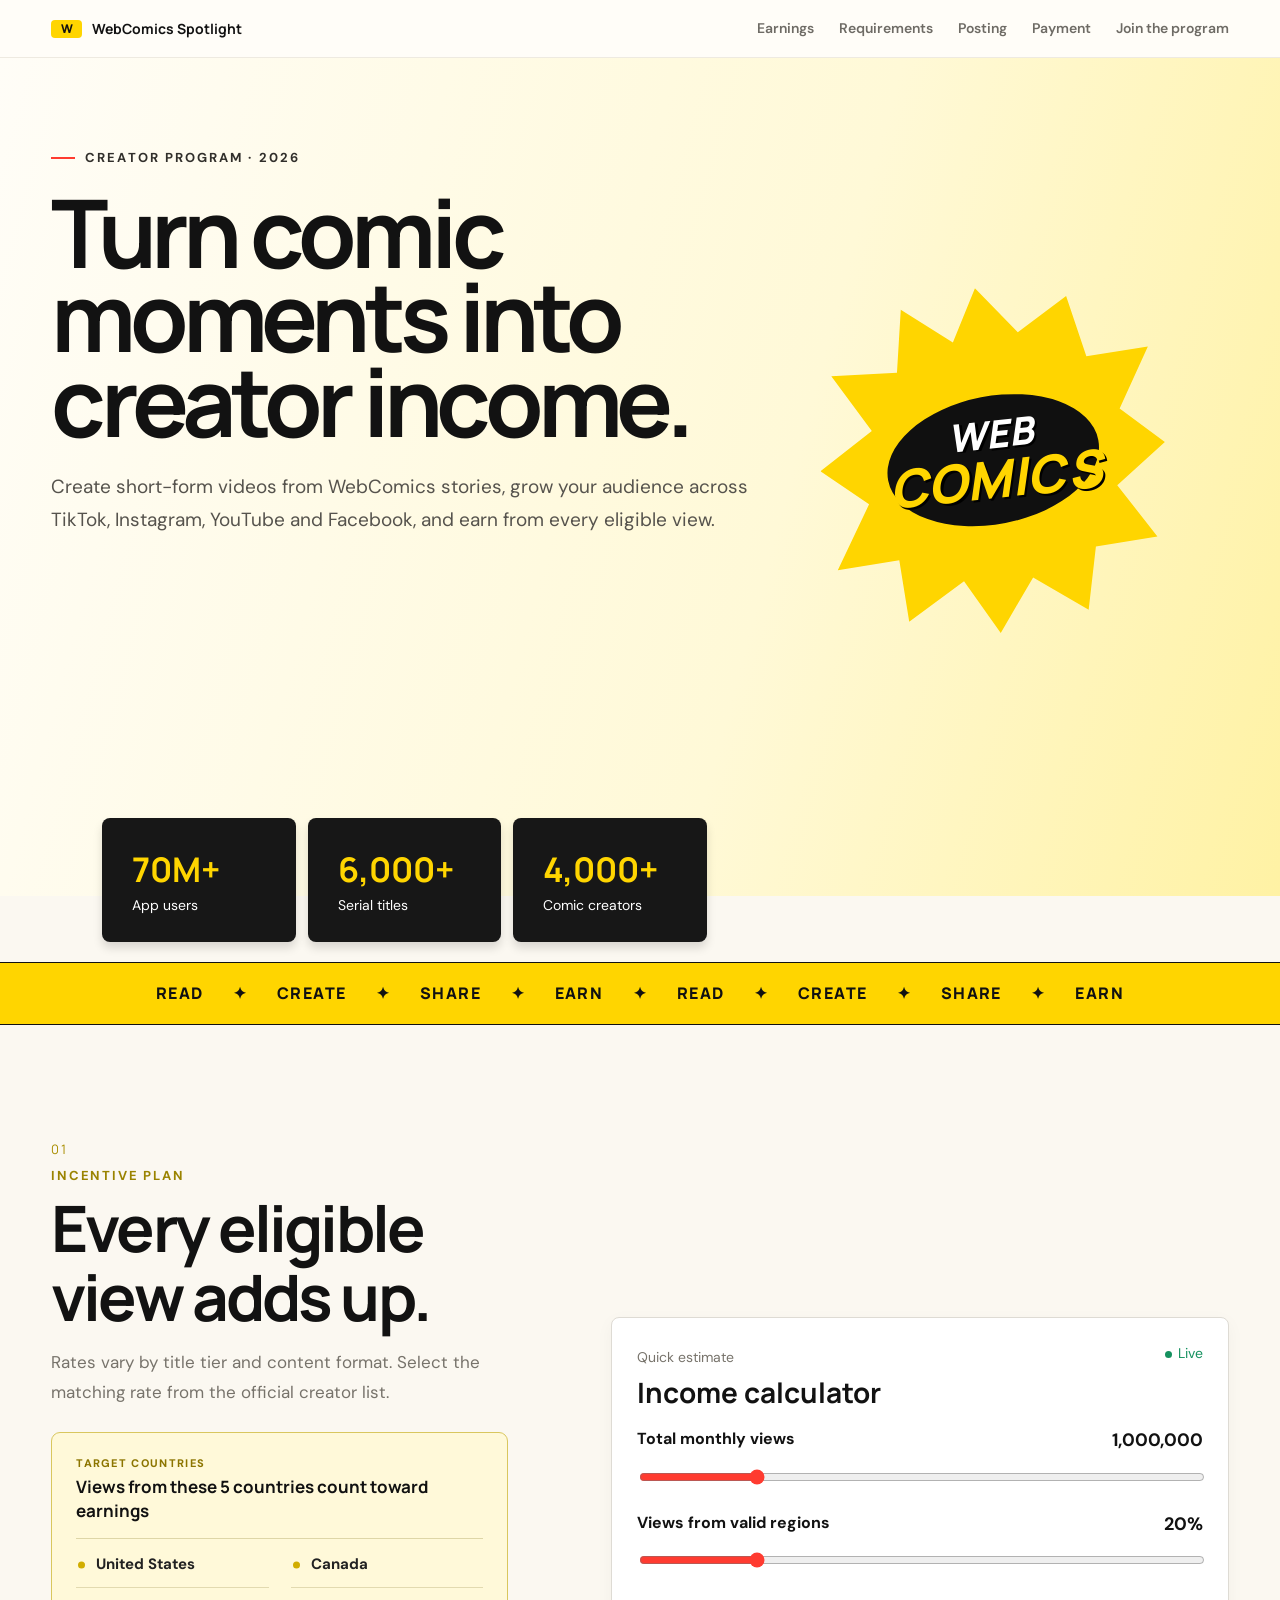
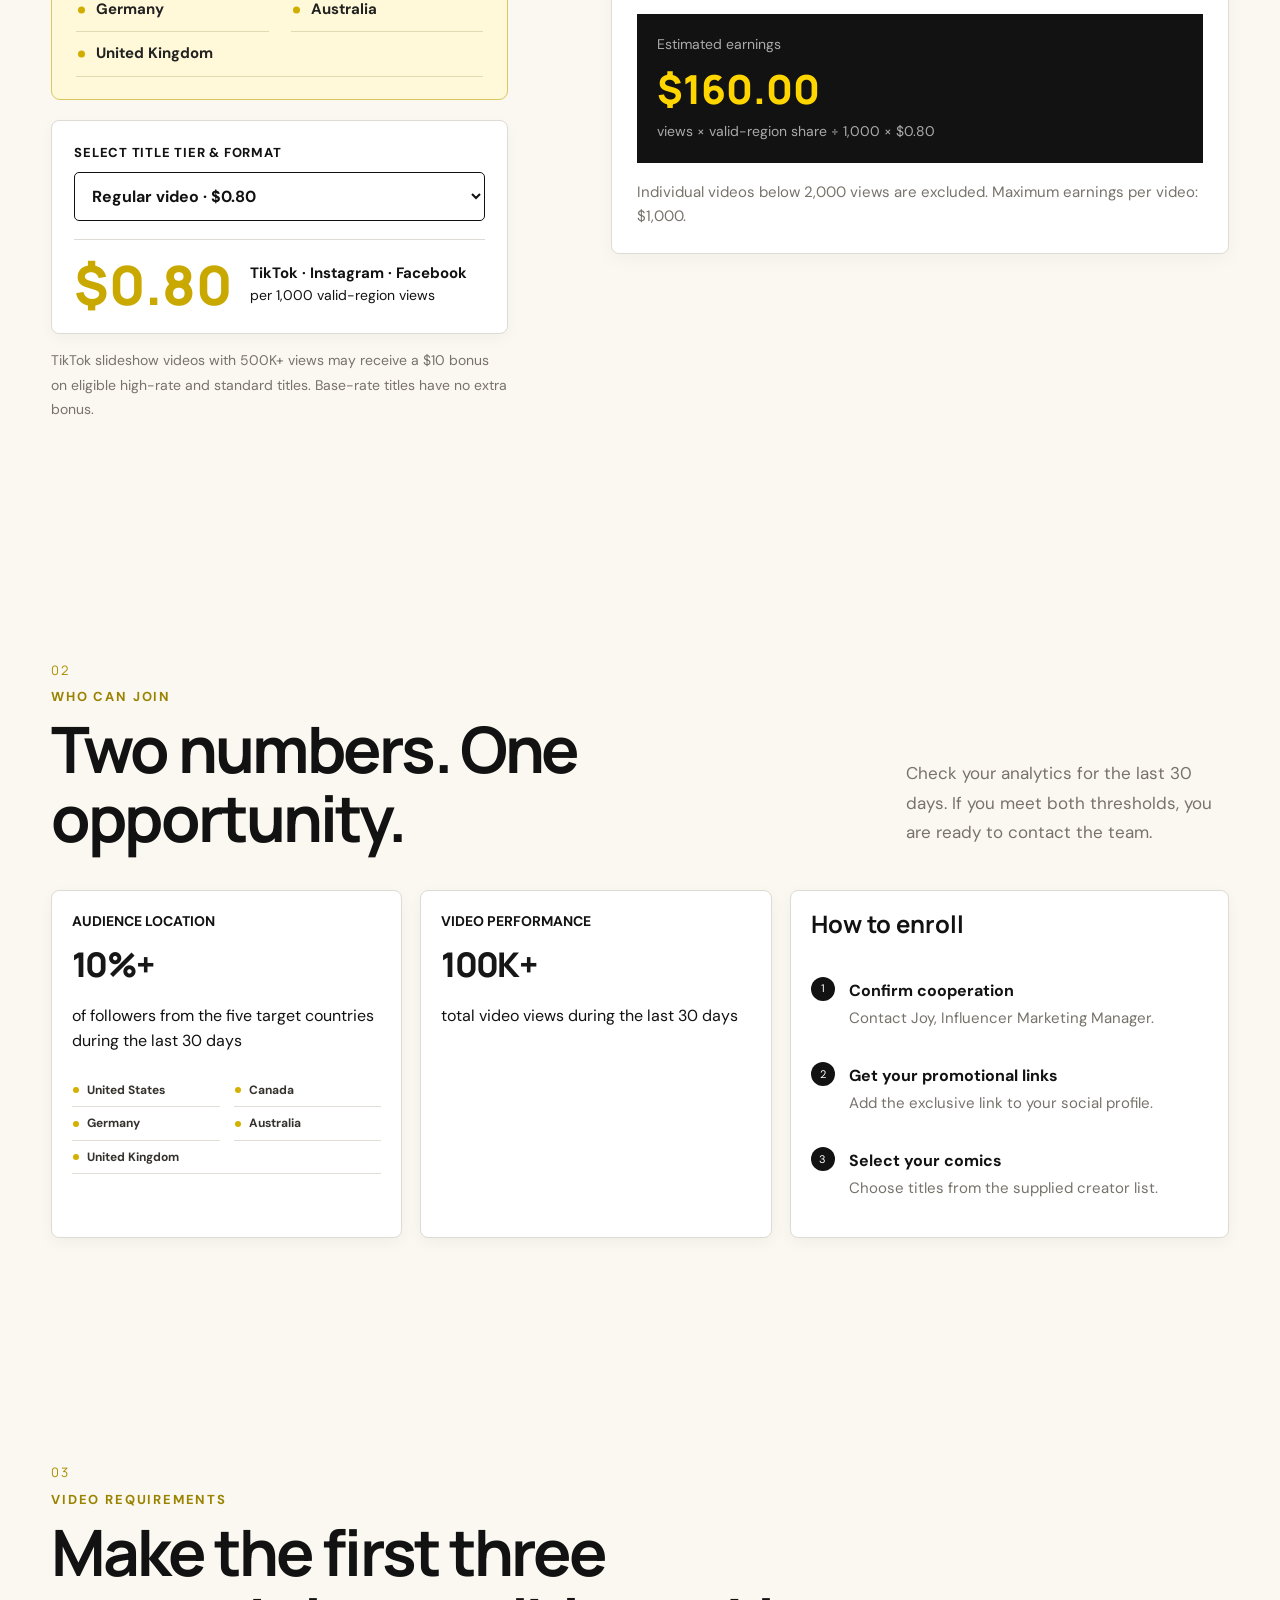
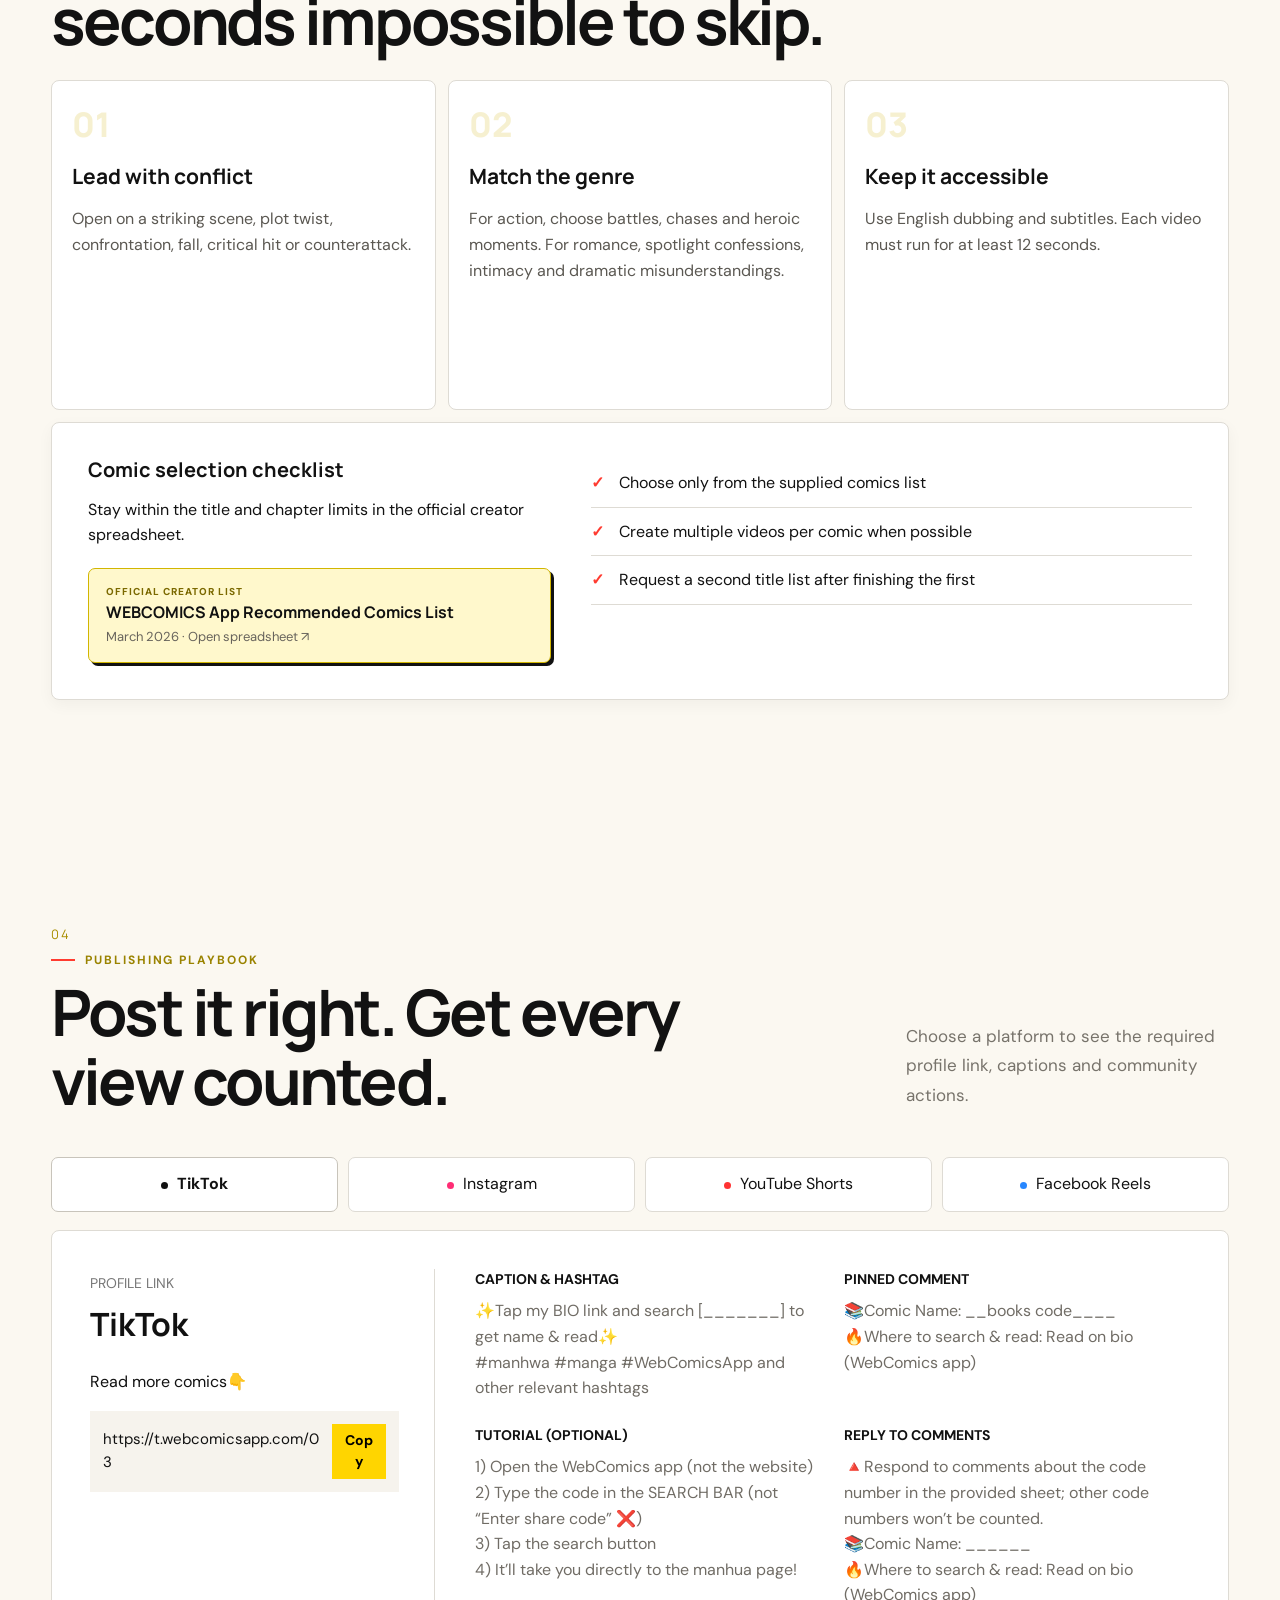
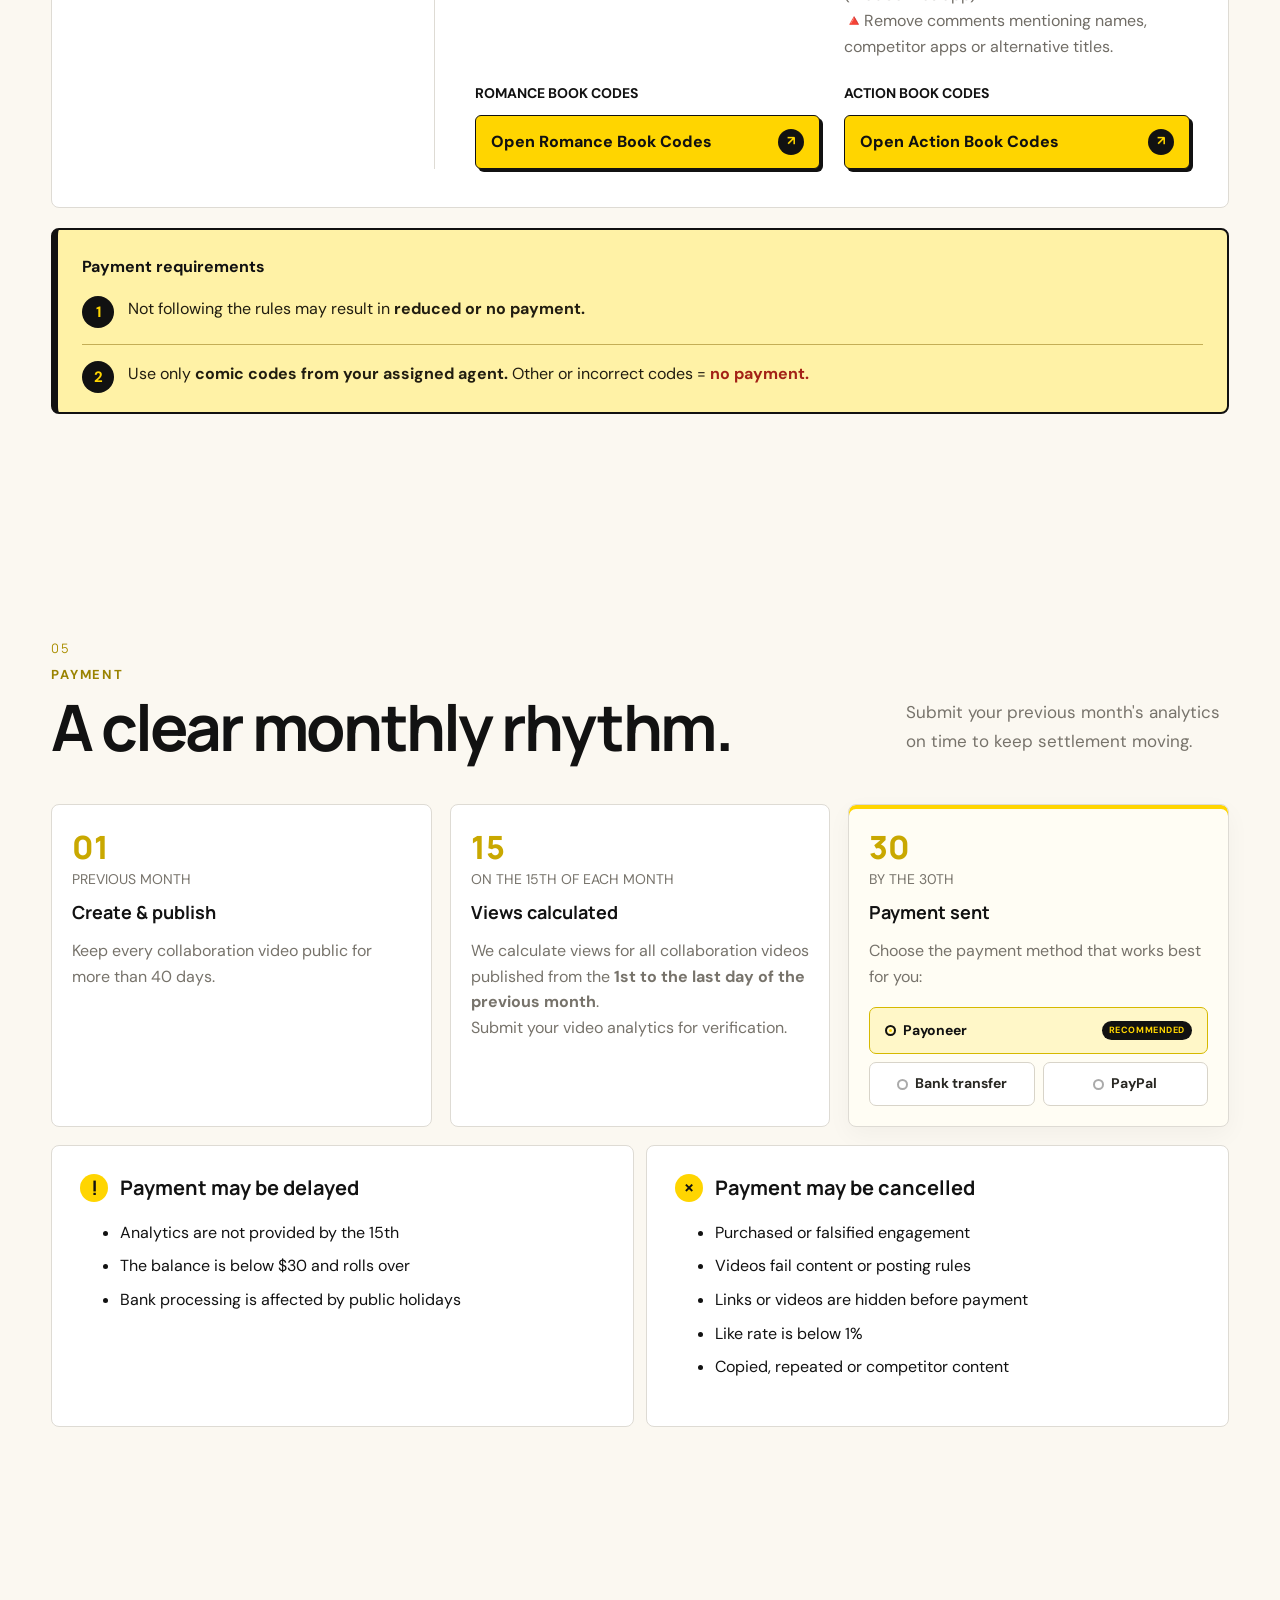
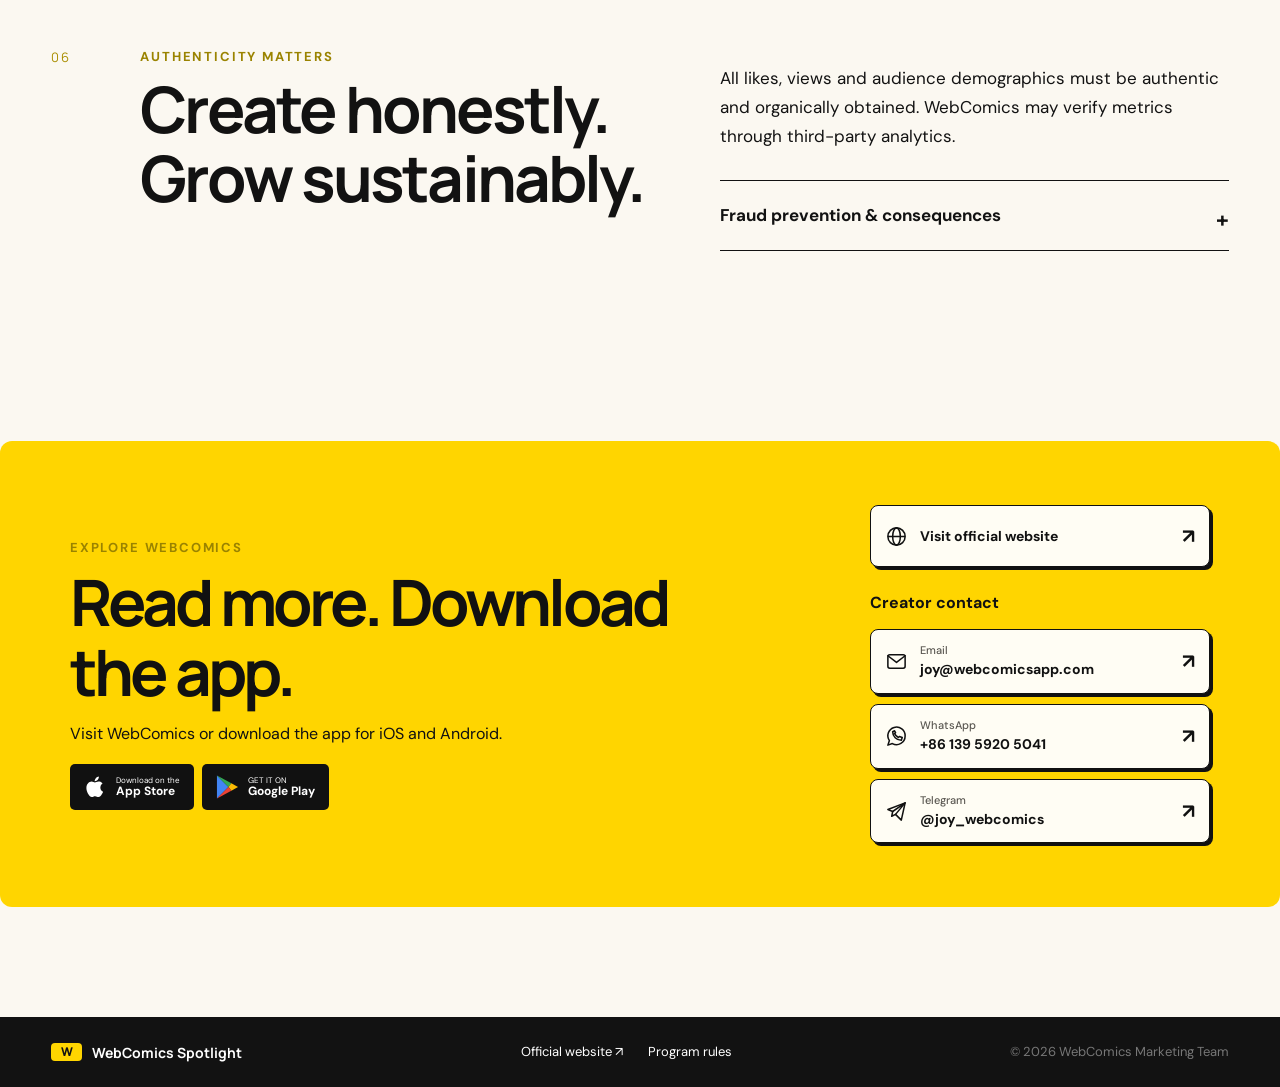
<file: index.html>
<!doctype html>
<html lang="en">
<head>
  <meta charset="utf-8">
  <meta name="viewport" content="width=device-width, initial-scale=1">
  <meta name="description" content="WebComics App Spotlight Program 2026 — creator requirements, earnings, publishing guidelines and payment details.">
  <meta name="theme-color" content="#ffd500">
  <meta property="og:type" content="website">
  <meta property="og:title" content="WebComics App Spotlight Program 2026">
  <meta property="og:description" content="Create short-form comic videos and earn from eligible views.">
  <meta property="og:image" content="https://wjy13955-lgtm.github.io/campaign/social-preview-en.png">
  <meta property="og:image:width" content="1200">
  <meta property="og:image:height" content="630">
  <meta property="og:image:alt" content="WebComics Spotlight creator program: Create videos. Earn rewards.">
  <meta name="twitter:image" content="https://wjy13955-lgtm.github.io/campaign/social-preview-en.png">
  <meta name="twitter:card" content="summary_large_image">
  <title>WebComics Spotlight Program 2026</title>
  <link rel="icon" href="favicon.svg" type="image/svg+xml">
  <link rel="manifest" href="site.webmanifest">
  <link rel="preconnect" href="https://fonts.googleapis.com">
  <link rel="preconnect" href="https://fonts.gstatic.com" crossorigin>
  <link href="https://fonts.googleapis.com/css2?family=DM+Sans:wght@400;500;600;700&family=Manrope:wght@600;700;800&display=swap" rel="stylesheet">
  <link rel="stylesheet" href="styles.css">
  <link rel="stylesheet" href="english-footer.css">
</head>
<body>
  <header class="site-header">
    <a class="brand" href="#top" aria-label="WebComics Spotlight home"><span class="brand-mark">W</span><span>WebComics <b>Spotlight</b></span></a>
    <button class="menu-button" aria-expanded="false" aria-controls="site-nav"><span></span><span></span></button>
    <nav id="site-nav" aria-label="Primary navigation">
      <a href="#earnings">Earnings</a><a href="#requirements">Requirements</a><a href="#posting">Posting</a><a href="#payment">Payment</a>
      <a class="nav-cta" href="#apply">Join the program</a>
    </nav>
  </header>

  <main id="top">
    <section class="hero">
      <div class="hero-copy">
        <div class="eyebrow"><span></span> Creator program · 2026</div>
        <h1>Turn comic moments into <em>creator income.</em></h1>
        <p class="hero-lead">Create short-form videos from WebComics stories, grow your audience across TikTok, Instagram, YouTube and Facebook, and earn from every eligible view.</p>
        <div class="hero-actions"><a class="button primary" href="#apply">Start creating <span>↗</span></a><a class="button ghost" href="#earnings">See how earnings work</a></div>
        <div class="trust-row"><div><strong>70M+</strong><span>App users</span></div><div><strong>6,000+</strong><span>Serial titles</span></div><div><strong>4,000+</strong><span>Comic creators</span></div></div>
      </div>
      <div class="hero-art" aria-label="WebComics logo">
        <div class="logo-burst"><span>WEB</span><strong>COMICS</strong></div>
      </div>
    </section>

    <section class="ticker" aria-label="Program highlights"><div>READ <i>✦</i> CREATE <i>✦</i> SHARE <i>✦</i> EARN <i>✦</i> READ <i>✦</i> CREATE <i>✦</i> SHARE <i>✦</i> EARN</div></section>
    <aside class="page-nav"><b>ON THIS PAGE</b><a href="#requirements">Eligibility</a><a href="#earnings">Incentive plan</a><a href="#content">Video requirements</a><a href="#posting">Post requirements</a><a href="#payment">Payment schedule</a><a href="#payment">Payment exceptions</a><a href="#apply">Official links</a></aside>

    <section class="section split" id="earnings">
      <div class="section-intro"><span class="section-number">01</span><div class="eyebrow dark"><span></span> Incentive plan</div><h2>Every eligible view adds up.</h2><p>Rates vary by title tier and content format. Select the matching rate from the official creator list.</p><div class="target-regions"><div class="target-regions-heading"><span>Target countries</span><strong>Views from these 5 countries count toward earnings</strong></div><div class="country-list"><span>🇺🇸 United States</span><span>🇨🇦 Canada</span><span>🇩🇪 Germany</span><span>🇦🇺 Australia</span><span>🇬🇧 United Kingdom</span></div></div><div class="rate-card"><label for="rate-select">Select title tier &amp; format</label><select id="rate-select"><optgroup label="High-rate titles"><option value="0.8" data-label="TikTok · Instagram · Facebook">Regular video · $0.80</option><option value="0.6" data-label="TikTok slideshow">TikTok slideshow · $0.60</option><option value="0.5" data-label="YouTube Shorts">YouTube Shorts · $0.50</option></optgroup><optgroup label="Standard titles"><option value="0.6" data-label="TikTok · Instagram · Facebook">Regular video · $0.60</option><option value="0.5" data-label="TikTok slideshow">TikTok slideshow · $0.50</option><option value="0.3" data-label="YouTube Shorts">YouTube Shorts · $0.30</option></optgroup><optgroup label="Base-rate titles"><option value="0.45" data-label="TikTok · Instagram · Facebook">Regular video · $0.45</option><option value="0.3" data-label="TikTok slideshow">TikTok slideshow · $0.30</option><option value="0.2" data-label="YouTube Shorts">YouTube Shorts · $0.20</option></optgroup></select><div class="selected-rate"><strong id="rate-display">$0.80</strong><span><b id="rate-format">TikTok · Instagram · Facebook</b><small>per 1,000 valid-region views</small></span></div></div><p class="fine-print">TikTok slideshow videos with 500K+ views may receive a $10 bonus on eligible high-rate and standard titles. Base-rate titles have no extra bonus.</p></div>
      <div class="calculator card">
        <div class="card-heading"><div><span>Quick estimate</span><h3>Income calculator</h3></div><span class="live-dot">Live</span></div>
        <label>Total monthly views <output id="views-output">1,000,000</output><input id="views" type="range" min="0" max="5000000" step="50000" value="1000000"></label>
        <label>Views from valid regions <output id="region-output">20%</output><input id="region" type="range" min="0" max="100" step="1" value="20"></label>
        <div class="estimate"><span>Estimated earnings</span><strong id="estimate-output">$160.00</strong><small id="estimate-formula">views × valid-region share ÷ 1,000 × $0.80</small></div>
        <div class="calculator-note">Individual videos below 2,000 views are excluded. Maximum earnings per video: $1,000.</div>
      </div>
    </section>

    <section class="section warm" id="requirements">
      <div class="section-title"><div><span class="section-number">02</span><div class="eyebrow dark"><span></span> Who can join</div><h2>Two numbers. One opportunity.</h2></div><p>Check your analytics for the last 30 days. If you meet both thresholds, you are ready to contact the team.</p></div>
      <div class="eligibility-grid"><article class="metric-card"><span class="metric-icon">◎</span><small>Audience location</small><strong>10%+</strong><p>of followers from the five target countries during the last 30 days</p><div class="audience-countries" aria-label="Five target countries"><span>United States</span><span>Canada</span><span>Germany</span><span>Australia</span><span>United Kingdom</span></div></article><article class="metric-card accent"><span class="metric-icon">▶</span><small>Video performance</small><strong>100K+</strong><p>total video views during the last 30 days</p></article><article class="steps-card"><h3>How to enroll</h3><ol><li><span>1</span><div><b>Confirm cooperation</b><p>Contact Joy, Influencer Marketing Manager.</p></div></li><li><span>2</span><div><b>Get your promotional links</b><p>Add the exclusive link to your social profile.</p></div></li><li><span>3</span><div><b>Select your comics</b><p>Choose titles from the supplied creator list.</p></div></li></ol></article></div>
    </section>

    <section class="section" id="content">
      <div class="section-title compact"><div><span class="section-number">03</span><div class="eyebrow dark"><span></span> Video requirements</div><h2>Make the first three seconds impossible to skip.</h2></div></div>
      <div class="content-grid"><article class="feature-card red"><span>01</span><h3>Lead with conflict</h3><p>Open on a striking scene, plot twist, confrontation, fall, critical hit or counterattack.</p></article><article class="feature-card blue"><span>02</span><h3>Match the genre</h3><p>For action, choose battles, chases and heroic moments. For romance, spotlight confessions, intimacy and dramatic misunderstandings.</p></article><article class="feature-card yellow"><span>03</span><h3>Keep it accessible</h3><p>Use English dubbing and subtitles. Each video must run for at least 12 seconds.</p></article></div>
      <div class="checklist"><div><h3>Comic selection checklist</h3><p>Stay within the title and chapter limits in the official creator spreadsheet.</p><a class="comic-list-link" href="https://docs.google.com/spreadsheets/d/1GxXVLLXIrPCiI7ad-4sw8RUyKxRkz8Wk-StMQ_lJvjM/edit?gid=956750430#gid=956750430" target="_blank" rel="noopener"><span>Official creator list</span><strong>WEBCOMICS App Recommended Comics List</strong><small>March 2026 · Open spreadsheet ↗</small></a></div><ul><li>Choose only from the supplied comics list</li><li>Create multiple videos per comic when possible</li><li>Request a second title list after finishing the first</li></ul></div>
    </section>

    <section class="section ink" id="posting">
      <div class="section-title light"><div><span class="section-number">04</span><div class="eyebrow"><span></span> Publishing playbook</div><h2>Post it right. Get every view counted.</h2></div><p>Choose a platform to see the required profile link, captions and community actions.</p></div>
      <div class="platform-tabs" role="tablist" aria-label="Social platform requirements"><button class="active" role="tab" aria-selected="true" data-platform="tiktok">TikTok</button><button role="tab" aria-selected="false" data-platform="instagram">Instagram</button><button role="tab" aria-selected="false" data-platform="youtube">YouTube Shorts</button><button role="tab" aria-selected="false" data-platform="facebook">Facebook Reels</button></div>
      <div class="platform-panel card-dark" id="platform-panel"></div>
      <div class="publishing-income-notice"><strong>Payment requirements</strong><ol><li>Not following the rules may result in <b>reduced or no payment.</b></li><li>Use only <b>comic codes from your assigned agent.</b> Other or incorrect codes = <b class="no-payment">no payment.</b></li></ol></div>
    </section>

    <section class="section" id="payment">
      <div class="section-title"><div><span class="section-number">05</span><div class="eyebrow dark"><span></span> Payment</div><h2>A clear monthly rhythm.</h2></div><p>Submit your previous month's analytics on time to keep settlement moving.</p></div>
      <div class="timeline"><article><span>01</span><small>Previous month</small><h3>Create & publish</h3><p>Keep every collaboration video public for more than 40 days.</p></article><article><span>15</span><small>On the 15th of each month</small><h3>Views calculated</h3><p>We calculate views for all collaboration videos published from the <strong>1st to the last day of the previous month</strong>.<br>Submit your video analytics for verification.</p></article><article class="payment-method-card"><span>30</span><small>By the 30th</small><h3>Payment sent</h3><p>Choose the payment method that works best for you:</p><div class="payment-methods"><strong>Payoneer <em>Recommended</em></strong><strong>Bank transfer</strong><strong>PayPal</strong></div></article></div>
      <div class="notice-grid"><article><h3><span>!</span> Payment may be delayed</h3><ul><li>Analytics are not provided by the 15th</li><li>The balance is below $30 and rolls over</li><li>Bank processing is affected by public holidays</li></ul></article><article class="danger"><h3><span>×</span> Payment may be cancelled</h3><ul><li>Purchased or falsified engagement</li><li>Videos fail content or posting rules</li><li>Links or videos are hidden before payment</li><li>Like rate is below 1%</li><li>Copied, repeated or competitor content</li></ul></article></div>
    </section>

    <section class="section compliance"><span class="section-number">06</span><div><div class="eyebrow dark"><span></span> Authenticity matters</div><h2>Create honestly.<br>Grow sustainably.</h2></div><div><p>All likes, views and audience demographics must be authentic and organically obtained. WebComics may verify metrics through third-party analytics.</p><details><summary>Fraud prevention & consequences <span>+</span></summary><p>Fraudulent activity may lead to withheld or cancelled payments, immediate termination, reimbursement requests and legal action. If submitted analytics differ significantly from tracked data, WebComics may settle based on verified performance.</p></details></div></section>

    <section class="cta-section" id="apply"><div><div class="eyebrow dark"><span></span> Explore WebComics</div><h2>Read more. Download<br>the app.</h2><p>Visit WebComics or download the app for iOS and Android.</p><div class="store-buttons"><a href="https://apps.apple.com/us/app/webcomics-webtoon-manga/id1337550955" target="_blank" rel="noopener"><svg class="store-icon" viewBox="0 0 24 24" aria-hidden="true"><path fill="currentColor" d="M17.05 12.54c.03 3.23 2.83 4.3 2.86 4.31-.02.08-.45 1.54-1.48 3.05-.89 1.3-1.81 2.6-3.27 2.63-1.43.03-1.89-.85-3.52-.85-1.63 0-2.14.82-3.49.88-1.41.05-2.48-1.41-3.38-2.7-1.84-2.66-3.24-7.52-1.35-10.8a5.24 5.24 0 0 1 4.43-2.69c1.38-.03 2.69.94 3.53.94.85 0 2.43-1.16 4.09-.99.7.03 2.66.28 3.92 2.13-.1.06-2.34 1.36-2.32 4.09zM14.37 4.54c.75-.9 1.26-2.15 1.12-3.4-1.08.04-2.39.72-3.17 1.63-.69.79-1.29 2.05-1.13 3.26 1.2.09 2.43-.61 3.18-1.49z"/></svg><span>Download on the<br><b>App Store</b></span></a><a href="https://play.google.com/store/apps/details?id=com.webcomics.manga" target="_blank" rel="noopener"><svg class="store-icon" viewBox="0 0 24 26" aria-hidden="true"><path fill="#4285F4" d="M1 1 13 13 1 25z"/><path fill="#34A853" d="m1 1 15 8-3 4z"/><path fill="#FBBC04" d="m16 9 7 4-7 4-3-4z"/><path fill="#EA4335" d="m1 25 12-12 3 4z"/></svg><span>GET IT ON<br><b>Google Play</b></span></a></div></div><div class="cta-side"><a class="official-button" href="https://www.webcomicsapp.com/" target="_blank" rel="noopener"><svg viewBox="0 0 24 24" aria-hidden="true"><circle cx="12" cy="12" r="9"/><ellipse cx="12" cy="12" rx="4" ry="9"/><path d="M3 12h18"/></svg><span>Visit official website</span><span class="contact-arrow" aria-hidden="true">↗</span></a><div class="contact-mini"><b>Creator contact</b><a href="mailto:joy@webcomicsapp.com"><svg viewBox="0 0 24 24" aria-hidden="true"><rect x="3" y="5" width="18" height="14" rx="2"/><path d="m3 6 9 7 9-7"/></svg><span><small>Email</small>joy@webcomicsapp.com</span><span class="contact-arrow" aria-hidden="true">↗</span></a><a href="https://wa.me/8613959205041" target="_blank" rel="noopener noreferrer"><svg viewBox="0 0 24 24" aria-hidden="true"><path d="M21 11.5a9 9 0 0 1-13.3 7.9L3 21l1.6-4.7A9 9 0 1 1 21 11.5Z"/><path d="M8 7c0 5 4 9 9 9l1-3-3-1-1 1c-2-1-3-2-4-4l1-1-1-2Z"/></svg><span><small>WhatsApp</small>+86 139 5920 5041</span><span class="contact-arrow" aria-hidden="true">↗</span></a><a href="https://t.me/joy_webcomics" target="_blank" rel="noopener noreferrer"><svg viewBox="0 0 24 24" aria-hidden="true"><path d="m3 10 18-7-4 18-6-6-4 2 1-5Z"/><path d="m8 12 13-9-10 12"/></svg><span><small>Telegram</small>@joy_webcomics</span><span class="contact-arrow" aria-hidden="true">↗</span></a></div></div></section>
  </main>

  <footer><a class="brand" href="#top"><span class="brand-mark">W</span><span>WebComics <b>Spotlight</b></span></a><div><a href="https://www.webcomicsapp.com/" target="_blank" rel="noopener">Official website ↗</a><a href="#requirements">Program rules</a></div><p>© 2026 WebComics Marketing Team</p></footer>
  <script src="script.js"></script>
</body>
</html>
</file>
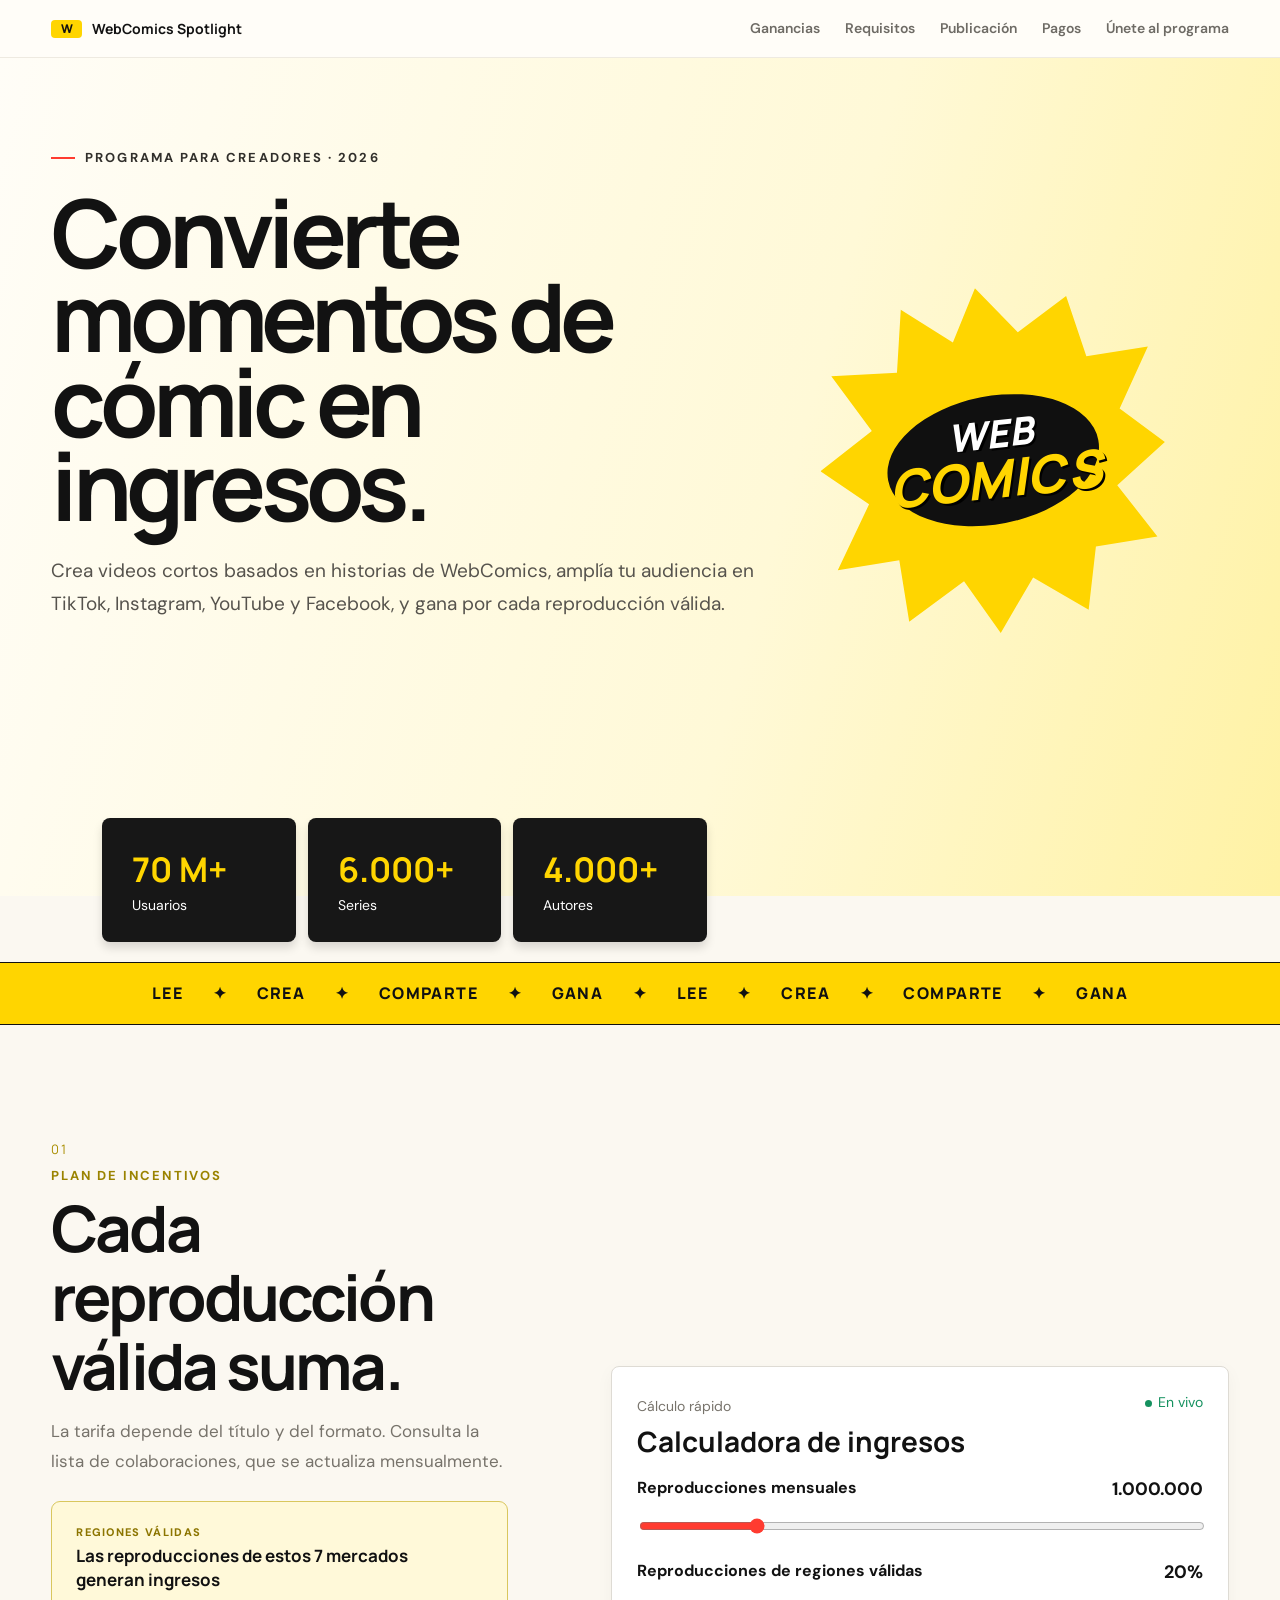
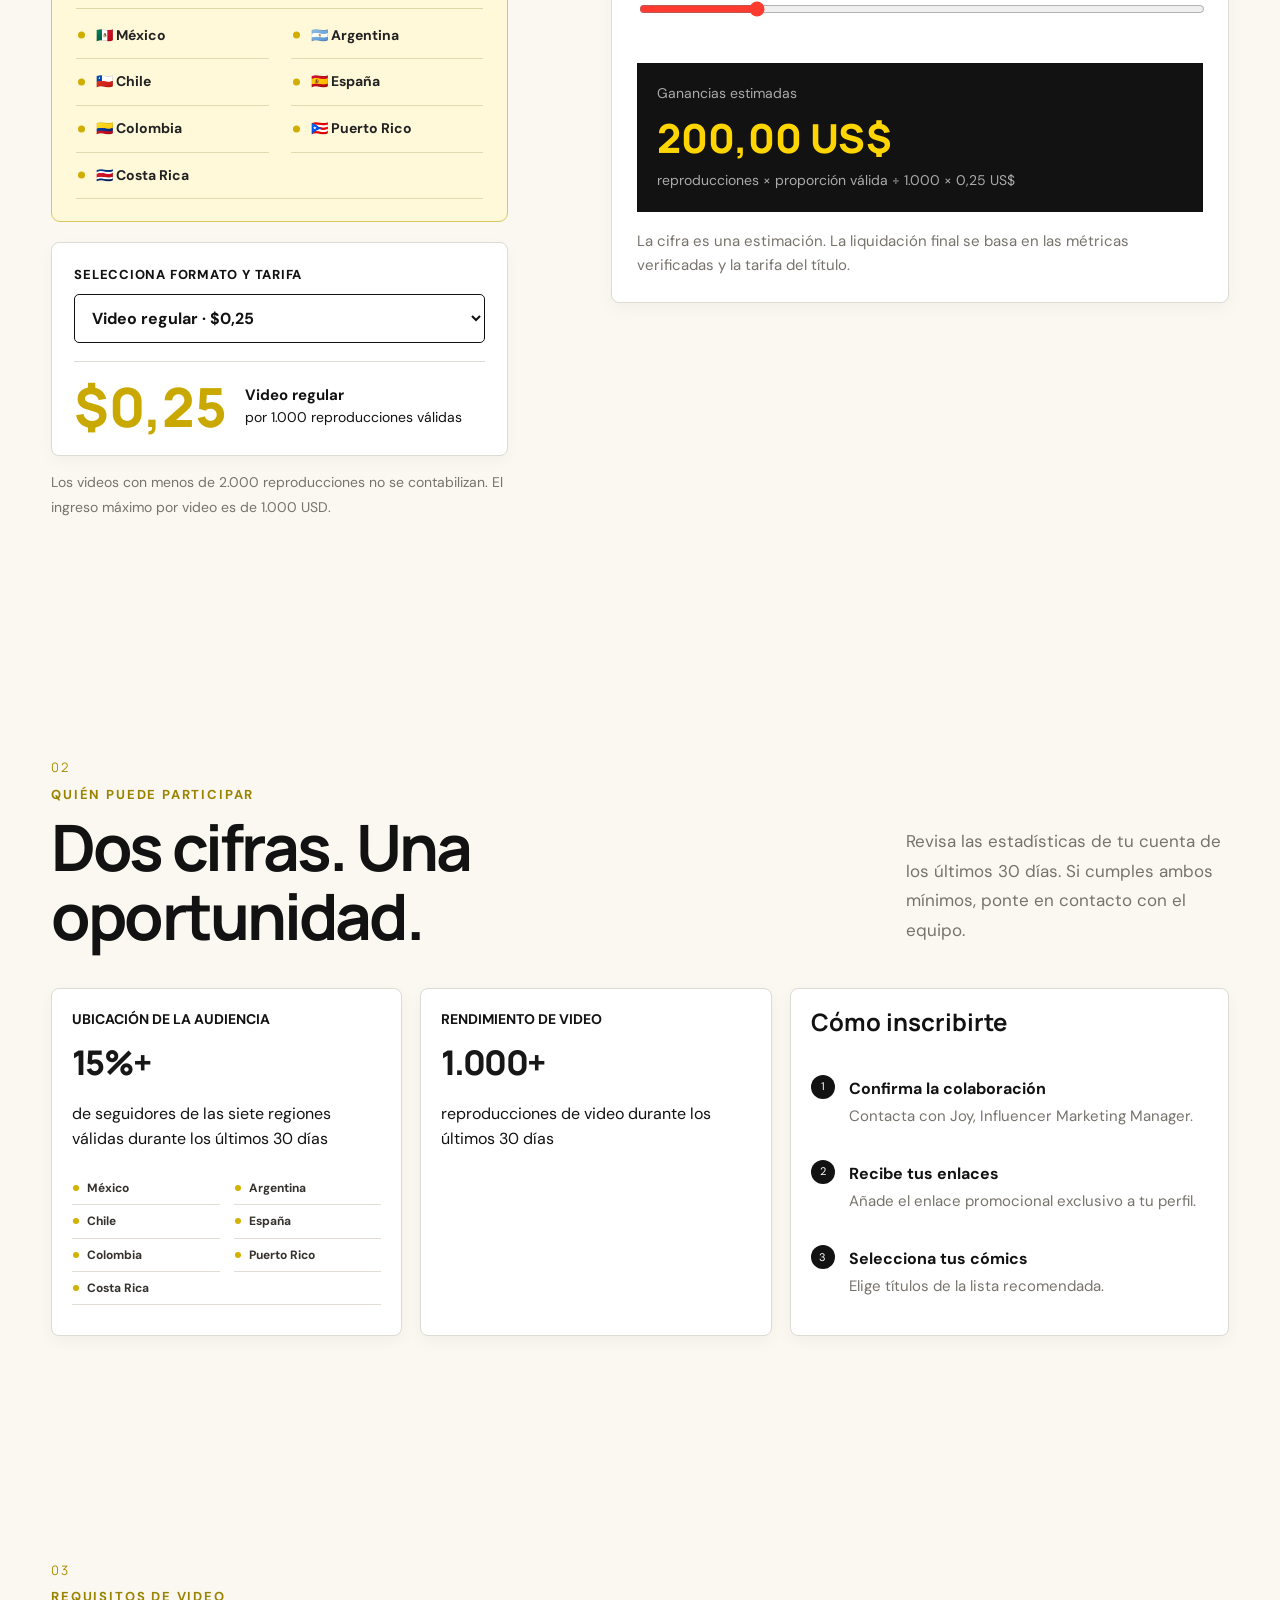
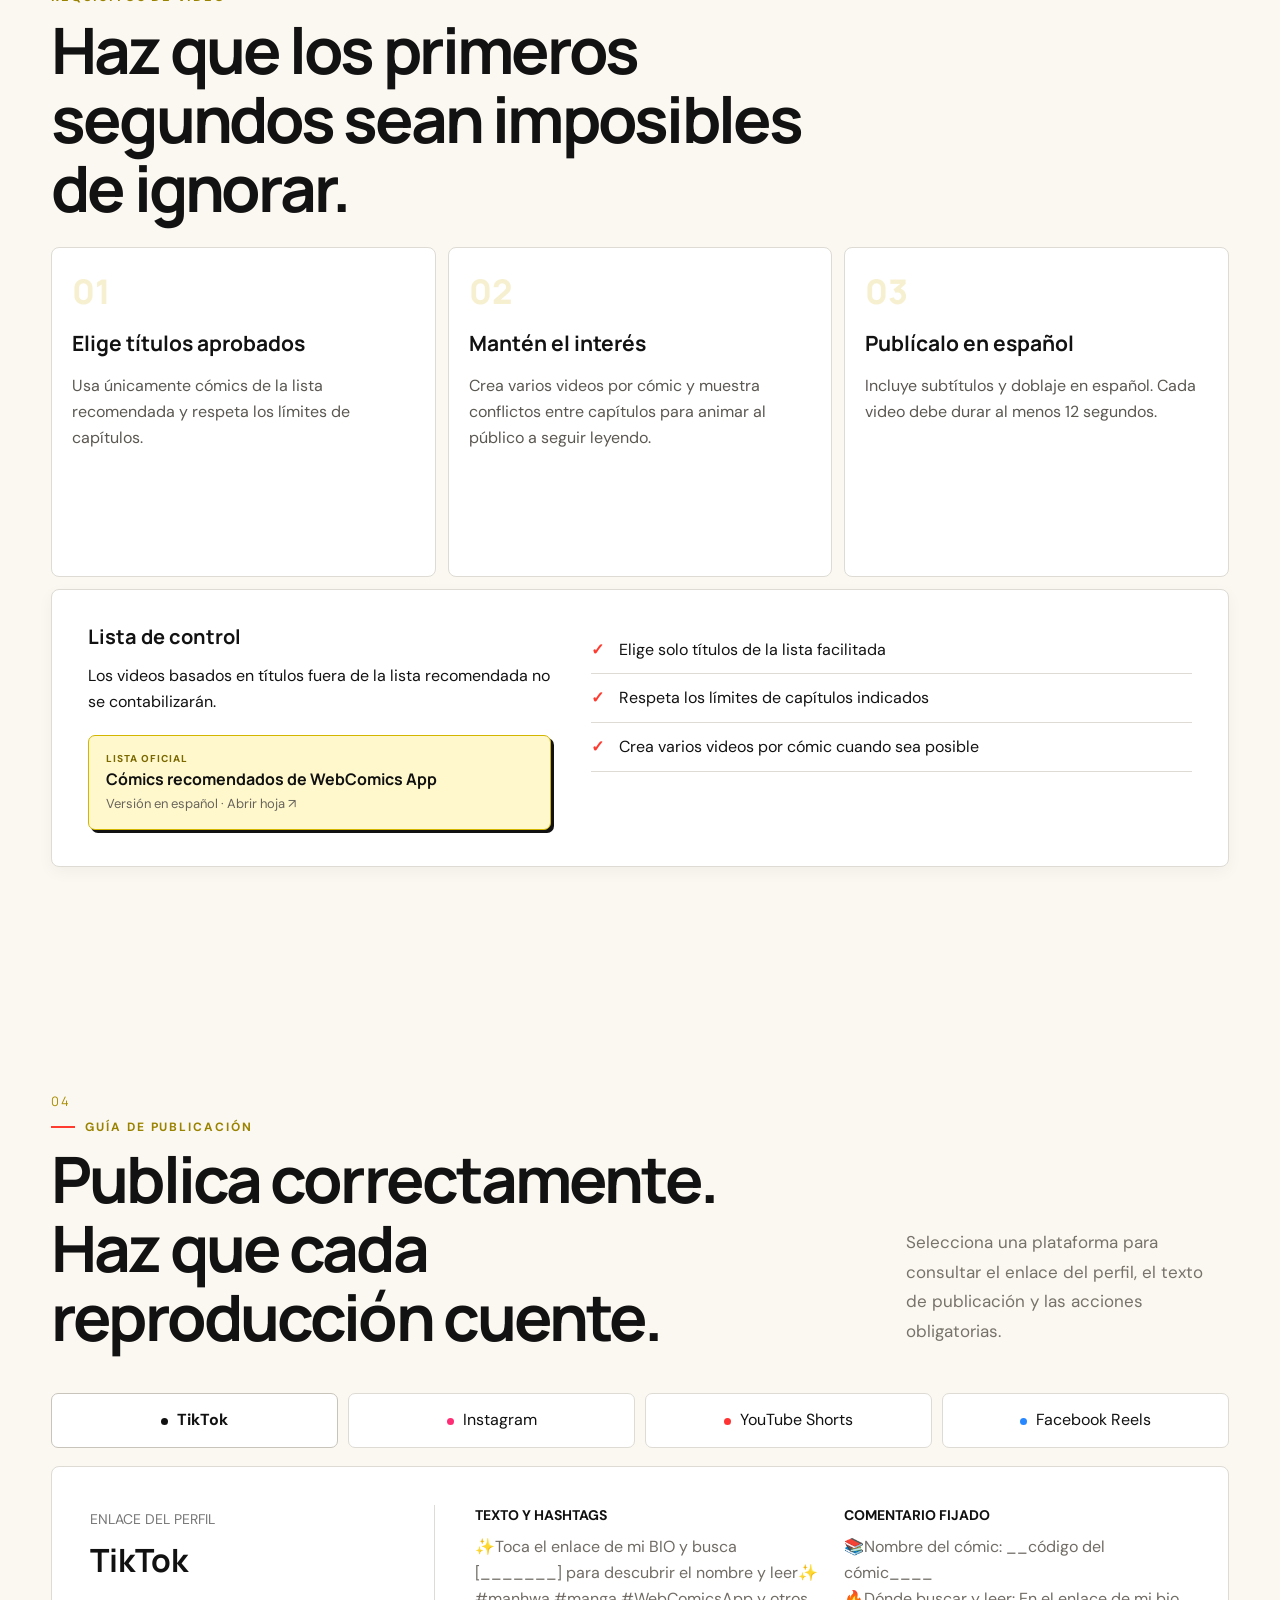
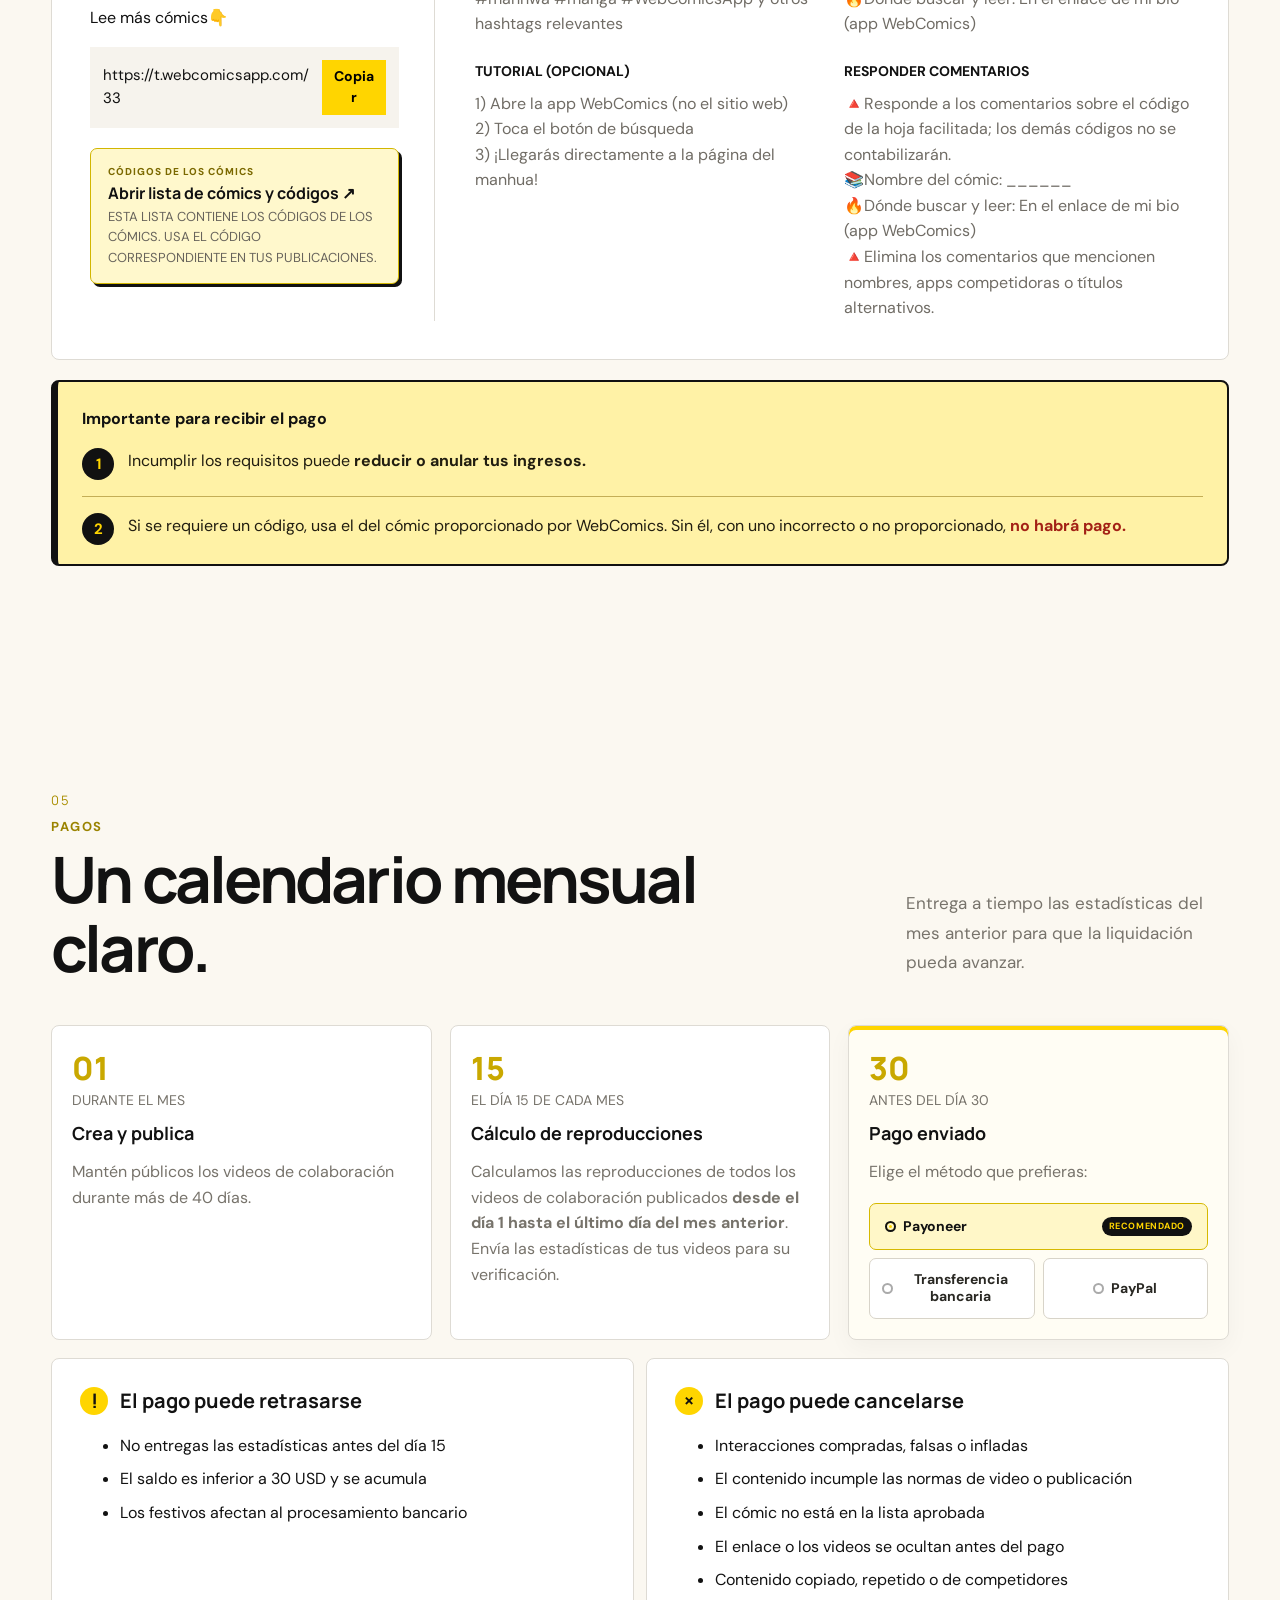
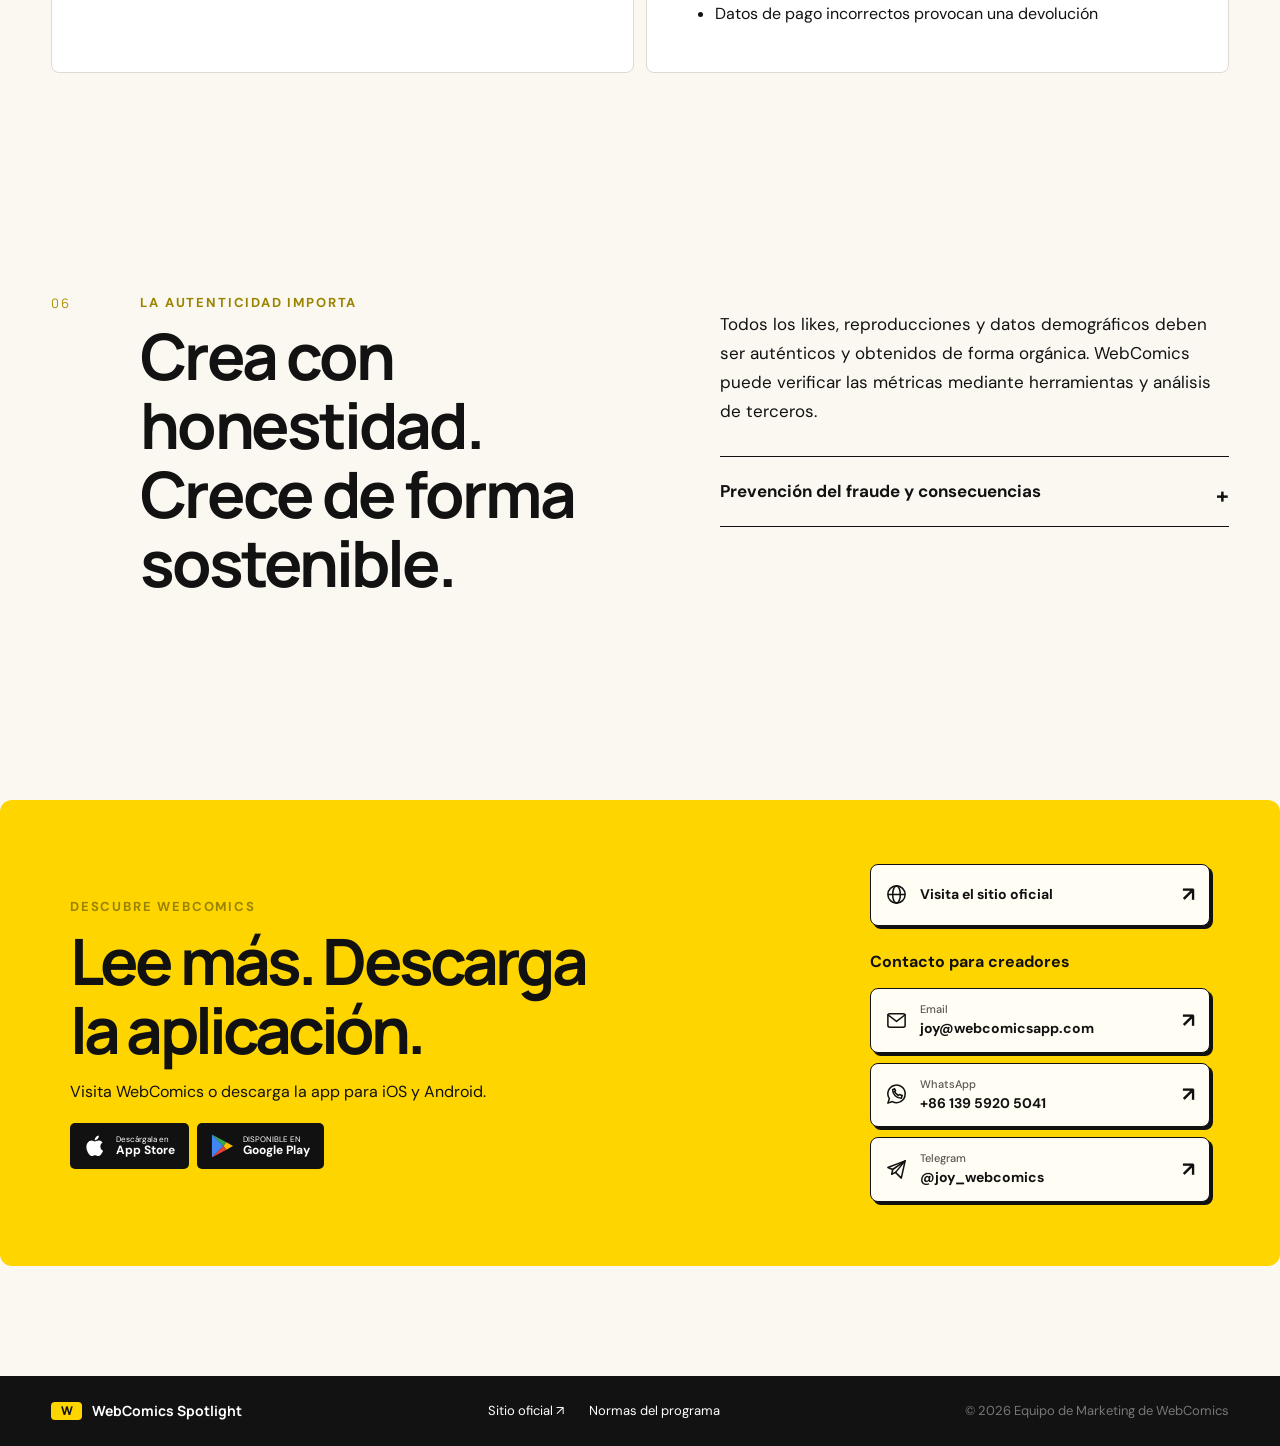
<file: es/index.html>
<!doctype html>
<html lang="es">
<head>
  <meta charset="utf-8">
  <meta name="viewport" content="width=device-width, initial-scale=1">
  <meta name="description" content="Programa Spotlight de WebComics App 2026: requisitos, tarifas, normas de publicación y calendario de pagos para creadores en español.">
  <meta name="theme-color" content="#ffd500">
  <meta property="og:type" content="website">
  <meta property="og:title" content="(ESP) ¡Únete al Programa Spotlight de WebComics App">
  <meta property="og:description" content="Crea videos cortos de cómics y gana por cada reproducción válida.">
  <meta property="og:image" content="https://wjy13955-lgtm.github.io/campaign/es/social-preview-es.png">
  <meta property="og:image:width" content="1200">
  <meta property="og:image:height" content="630">
  <meta property="og:image:type" content="image/png">
  <meta property="og:image:alt" content="¡Únete al Programa Spotlight de WebComics App!">
  <meta name="twitter:image" content="https://wjy13955-lgtm.github.io/campaign/es/social-preview-es.png">
  <meta name="twitter:card" content="summary_large_image">
  <meta name="twitter:title" content="(ESP) ¡Únete al Programa Spotlight de WebComics App">
  <title>(ESP) ¡Únete al Programa Spotlight de WebComics App</title>
  <link rel="icon" href="favicon.svg" type="image/svg+xml">
  <link rel="manifest" href="site.webmanifest">
  <link rel="preconnect" href="https://fonts.googleapis.com">
  <link rel="preconnect" href="https://fonts.gstatic.com" crossorigin>
  <link href="https://fonts.googleapis.com/css2?family=DM+Sans:wght@400;500;600;700&family=Manrope:wght@600;700;800&display=swap" rel="stylesheet">
  <link rel="stylesheet" href="styles.css">
</head>
<body>
  <header class="site-header">
    <a class="brand" href="#top" aria-label="Inicio de WebComics Spotlight"><span class="brand-mark">W</span><span>WebComics <b>Spotlight</b></span></a>
    <button class="menu-button" aria-expanded="false" aria-controls="site-nav" aria-label="Abrir menú"><span></span><span></span></button>
    <nav id="site-nav" aria-label="Navegación principal">
      <a href="#earnings">Ganancias</a><a href="#requirements">Requisitos</a><a href="#posting">Publicación</a><a href="#payment">Pagos</a>
      <a class="nav-cta" href="#apply">Únete al programa</a>
    </nav>
  </header>

  <main id="top">
    <section class="hero">
      <div class="hero-copy">
        <div class="eyebrow"><span></span> Programa para creadores · 2026</div>
        <h1>Convierte momentos de cómic en <em>ingresos.</em></h1>
        <p class="hero-lead">Crea videos cortos basados en historias de WebComics, amplía tu audiencia en TikTok, Instagram, YouTube y Facebook, y gana por cada reproducción válida.</p>
        <div class="hero-actions"><a class="button primary" href="#apply">Empieza a crear <span>↗</span></a><a class="button ghost" href="#earnings">Cómo funcionan las ganancias</a></div>
        <div class="trust-row"><div><strong>70 M+</strong><span>Usuarios</span></div><div><strong>6.000+</strong><span>Series</span></div><div><strong>4.000+</strong><span>Autores</span></div></div>
      </div>
      <div class="hero-art" aria-label="Logotipo de WebComics"><div class="logo-burst"><span>WEB</span><strong>COMICS</strong></div></div>
    </section>

    <section class="ticker" aria-label="Puntos clave del programa"><div>LEE <i>✦</i> CREA <i>✦</i> COMPARTE <i>✦</i> GANA <i>✦</i> LEE <i>✦</i> CREA <i>✦</i> COMPARTE <i>✦</i> GANA</div></section>
    <aside class="page-nav"><b>EN ESTA PÁGINA</b><a href="#requirements">Elegibilidad</a><a href="#earnings">Plan de incentivos</a><a href="#content">Requisitos de video</a><a href="#posting">Publicación</a><a href="#payment">Calendario de pagos</a><a href="#payment">Excepciones</a><a href="#apply">Enlaces oficiales</a></aside>

    <section class="section split" id="earnings">
      <div class="section-intro"><span class="section-number">01</span><div class="eyebrow dark"><span></span> Plan de incentivos</div><h2>Cada reproducción válida suma.</h2><p>La tarifa depende del título y del formato. Consulta la lista de colaboraciones, que se actualiza mensualmente.</p><div class="target-regions"><div class="target-regions-heading"><span>Regiones válidas</span><strong>Las reproducciones de estos 7 mercados generan ingresos</strong></div><div class="country-list"><span>🇲🇽 México</span><span>🇦🇷 Argentina</span><span>🇨🇱 Chile</span><span>🇪🇸 España</span><span>🇨🇴 Colombia</span><span>🇵🇷 Puerto Rico</span><span>🇨🇷 Costa Rica</span></div></div><div class="rate-card"><label for="rate-select">Selecciona formato y tarifa</label><select id="rate-select"><option value="0.25" data-label="Video regular">Video regular · $0,25</option><option value="0.15" data-label="Presentación de diapositivas">Presentación · $0,15</option><option value="0.2" data-label="Otra tarifa según el título">Tarifa por título · $0,20</option><option value="0.1" data-label="Tarifa mínima según el título">Tarifa mínima · $0,10</option></select><div class="selected-rate"><strong id="rate-display">$0,25</strong><span><b id="rate-format">Video regular</b><small>por 1.000 reproducciones válidas</small></span></div></div><p class="fine-print">Los videos con menos de 2.000 reproducciones no se contabilizan. El ingreso máximo por video es de 1.000 USD.</p></div>
      <div class="calculator card">
        <div class="card-heading"><div><span>Cálculo rápido</span><h3>Calculadora de ingresos</h3></div><span class="live-dot">En vivo</span></div>
        <label>Reproducciones mensuales <output id="views-output">1.000.000</output><input id="views" type="range" min="0" max="5000000" step="50000" value="1000000"></label>
        <label>Reproducciones de regiones válidas <output id="region-output">20%</output><input id="region" type="range" min="0" max="100" step="1" value="20"></label>
        <div class="estimate"><span>Ganancias estimadas</span><strong id="estimate-output">200,00 US$</strong><small id="estimate-formula">reproducciones × proporción válida ÷ 1.000 × 0,25 US$</small></div>
        <div class="calculator-note">La cifra es una estimación. La liquidación final se basa en las métricas verificadas y la tarifa del título.</div>
      </div>
    </section>

    <section class="section warm" id="requirements">
      <div class="section-title"><div><span class="section-number">02</span><div class="eyebrow dark"><span></span> Quién puede participar</div><h2>Dos cifras. Una oportunidad.</h2></div><p>Revisa las estadísticas de tu cuenta de los últimos 30 días. Si cumples ambos mínimos, ponte en contacto con el equipo.</p></div>
      <div class="eligibility-grid"><article class="metric-card"><span class="metric-icon">◎</span><small>Ubicación de la audiencia</small><strong>15%+</strong><p>de seguidores de las siete regiones válidas durante los últimos 30 días</p><div class="audience-countries" aria-label="Siete regiones válidas"><span>México</span><span>Argentina</span><span>Chile</span><span>España</span><span>Colombia</span><span>Puerto Rico</span><span>Costa Rica</span></div></article><article class="metric-card accent"><span class="metric-icon">▶</span><small>Rendimiento de video</small><strong>1.000+</strong><p>reproducciones de video durante los últimos 30 días</p></article><article class="steps-card"><h3>Cómo inscribirte</h3><ol><li><span>1</span><div><b>Confirma la colaboración</b><p>Contacta con Joy, Influencer Marketing Manager.</p></div></li><li><span>2</span><div><b>Recibe tus enlaces</b><p>Añade el enlace promocional exclusivo a tu perfil.</p></div></li><li><span>3</span><div><b>Selecciona tus cómics</b><p>Elige títulos de la lista recomendada.</p></div></li></ol></article></div>
    </section>

<section class="section" id="content">
      <div class="section-title compact"><div><span class="section-number">03</span><div class="eyebrow dark"><span></span> Requisitos de video</div><h2>Haz que los primeros segundos sean imposibles de ignorar.</h2></div></div>
      <div class="content-grid"><article class="feature-card red"><span>01</span><h3>Elige títulos aprobados</h3><p>Usa únicamente cómics de la lista recomendada y respeta los límites de capítulos.</p></article><article class="feature-card blue"><span>02</span><h3>Mantén el interés</h3><p>Crea varios videos por cómic y muestra conflictos entre capítulos para animar al público a seguir leyendo.</p></article><article class="feature-card yellow"><span>03</span><h3>Publícalo en español</h3><p>Incluye subtítulos y doblaje en español. Cada video debe durar al menos 12 segundos.</p></article></div>
      <div class="checklist"><div><h3>Lista de control</h3><p>Los videos basados en títulos fuera de la lista recomendada no se contabilizarán.</p><a class="comic-list-link" href="https://docs.google.com/spreadsheets/d/10zHWq3BSsZ8fHFtBH7fb0xfazm_pdmOZF5NeOBNEIlo/edit?gid=0#gid=0" target="_blank" rel="noopener"><span>Lista oficial</span><strong>Cómics recomendados de WebComics App</strong><small>Versión en español · Abrir hoja ↗</small></a></div><ul><li>Elige solo títulos de la lista facilitada</li><li>Respeta los límites de capítulos indicados</li><li>Crea varios videos por cómic cuando sea posible</li></ul></div>
    </section>

    <section class="section ink" id="posting">
      <div class="section-title light"><div><span class="section-number">04</span><div class="eyebrow"><span></span> Guía de publicación</div><h2>Publica correctamente. Haz que cada reproducción cuente.</h2></div><p>Selecciona una plataforma para consultar el enlace del perfil, el texto de publicación y las acciones obligatorias.</p></div>
      <div class="platform-tabs" role="tablist" aria-label="Requisitos por plataforma"><button class="active" role="tab" aria-selected="true" data-platform="tiktok">TikTok</button><button role="tab" aria-selected="false" data-platform="instagram">Instagram</button><button role="tab" aria-selected="false" data-platform="youtube">YouTube Shorts</button><button role="tab" aria-selected="false" data-platform="facebook">Facebook Reels</button></div>
      <div class="platform-panel card-dark" id="platform-panel"></div>
      <div class="publishing-income-notice"><strong>Importante para recibir el pago</strong><ol><li>Incumplir los requisitos puede <b>reducir o anular tus ingresos.</b></li><li>Si se requiere un código, usa el del cómic proporcionado por WebComics. Sin él, con uno incorrecto o no proporcionado, <b class="no-payment">no habrá pago.</b></li></ol></div>
    </section>

    <section class="section" id="payment">
      <div class="section-title"><div><span class="section-number">05</span><div class="eyebrow dark"><span></span> Pagos</div><h2>Un calendario mensual claro.</h2></div><p>Entrega a tiempo las estadísticas del mes anterior para que la liquidación pueda avanzar.</p></div>
      <div class="timeline"><article><span>01</span><small>Durante el mes</small><h3>Crea y publica</h3><p>Mantén públicos los videos de colaboración durante más de 40 días.</p></article><article><span>15</span><small>El día 15 de cada mes</small><h3>Cálculo de reproducciones</h3><p>Calculamos las reproducciones de todos los videos de colaboración publicados <strong>desde el día 1 hasta el último día del mes anterior</strong>.<br>Envía las estadísticas de tus videos para su verificación.</p></article><article class="payment-method-card"><span>30</span><small>Antes del día 30</small><h3>Pago enviado</h3><p>Elige el método que prefieras:</p><div class="payment-methods"><strong>Payoneer <em>Recomendado</em></strong><strong>Transferencia bancaria</strong><strong>PayPal</strong></div></article></div>
      <div class="notice-grid"><article><h3><span>!</span> El pago puede retrasarse</h3><ul><li>No entregas las estadísticas antes del día 15</li><li>El saldo es inferior a 30 USD y se acumula</li><li>Los festivos afectan al procesamiento bancario</li></ul></article><article class="danger"><h3><span>×</span> El pago puede cancelarse</h3><ul><li>Interacciones compradas, falsas o infladas</li><li>El contenido incumple las normas de video o publicación</li><li>El cómic no está en la lista aprobada</li><li>El enlace o los videos se ocultan antes del pago</li><li>Contenido copiado, repetido o de competidores</li><li>Datos de pago incorrectos provocan una devolución</li></ul></article></div>
    </section>

    <section class="section compliance"><span class="section-number">06</span><div><div class="eyebrow dark"><span></span> La autenticidad importa</div><h2>Crea con honestidad.<br>Crece de forma sostenible.</h2></div><div><p>Todos los likes, reproducciones y datos demográficos deben ser auténticos y obtenidos de forma orgánica. WebComics puede verificar las métricas mediante herramientas y análisis de terceros.</p><details><summary>Prevención del fraude y consecuencias <span>+</span></summary><p>La actividad fraudulenta puede provocar la retención, cancelación o ajuste de pagos, la terminación inmediata del contrato, solicitudes de reembolso y acciones legales. Si las estadísticas facilitadas difieren de forma significativa de los datos rastreados, WebComics podrá liquidar según el rendimiento verificado.</p></details></div></section>

    <section class="cta-section" id="apply"><div><div class="eyebrow dark"><span></span> Descubre WebComics</div><h2>Lee más. Descarga<br>la aplicación.</h2><p>Visita WebComics o descarga la app para iOS y Android.</p><div class="store-buttons"><a href="https://apps.apple.com/us/app/webcomics-webtoon-manga/id1337550955" target="_blank" rel="noopener"><svg class="store-icon" viewBox="0 0 24 24" aria-hidden="true"><path fill="currentColor" d="M17.05 12.54c.03 3.23 2.83 4.3 2.86 4.31-.02.08-.45 1.54-1.48 3.05-.89 1.3-1.81 2.6-3.27 2.63-1.43.03-1.89-.85-3.52-.85-1.63 0-2.14.82-3.49.88-1.41.05-2.48-1.41-3.38-2.7-1.84-2.66-3.24-7.52-1.35-10.8a5.24 5.24 0 0 1 4.43-2.69c1.38-.03 2.69.94 3.53.94.85 0 2.43-1.16 4.09-.99.7.03 2.66.28 3.92 2.13-.1.06-2.34 1.36-2.32 4.09zM14.37 4.54c.75-.9 1.26-2.15 1.12-3.4-1.08.04-2.39.72-3.17 1.63-.69.79-1.29 2.05-1.13 3.26 1.2.09 2.43-.61 3.18-1.49z"/></svg><span>Descárgala en<br><b>App Store</b></span></a><a href="https://play.google.com/store/apps/details?id=com.webcomics.manga" target="_blank" rel="noopener"><svg class="store-icon" viewBox="0 0 24 26" aria-hidden="true"><path fill="#4285F4" d="M1 1 13 13 1 25z"/><path fill="#34A853" d="m1 1 15 8-3 4z"/><path fill="#FBBC04" d="m16 9 7 4-7 4-3-4z"/><path fill="#EA4335" d="m1 25 12-12 3 4z"/></svg><span>DISPONIBLE EN<br><b>Google Play</b></span></a></div></div><div class="cta-side"><a class="official-button" href="https://www.webcomicsapp.com/" target="_blank" rel="noopener"><svg viewBox="0 0 24 24" aria-hidden="true"><circle cx="12" cy="12" r="9"/><ellipse cx="12" cy="12" rx="4" ry="9"/><path d="M3 12h18"/></svg><span>Visita el sitio oficial</span><span class="contact-arrow" aria-hidden="true">↗</span></a><div class="contact-mini"><b>Contacto para creadores</b><a href="mailto:joy@webcomicsapp.com"><svg viewBox="0 0 24 24" aria-hidden="true"><rect x="3" y="5" width="18" height="14" rx="2"/><path d="m3 6 9 7 9-7"/></svg><span><small>Email</small>joy@webcomicsapp.com</span><span class="contact-arrow" aria-hidden="true">↗</span></a><a href="https://wa.me/8613959205041" target="_blank" rel="noopener noreferrer"><svg viewBox="0 0 24 24" aria-hidden="true"><path d="M21 11.5a9 9 0 0 1-13.3 7.9L3 21l1.6-4.7A9 9 0 1 1 21 11.5Z"/><path d="M8 7c0 5 4 9 9 9l1-3-3-1-1 1c-2-1-3-2-4-4l1-1-1-2Z"/></svg><span><small>WhatsApp</small>+86 139 5920 5041</span><span class="contact-arrow" aria-hidden="true">↗</span></a><a href="https://t.me/joy_webcomics" target="_blank" rel="noopener noreferrer"><svg viewBox="0 0 24 24" aria-hidden="true"><path d="m3 10 18-7-4 18-6-6-4 2 1-5Z"/><path d="m8 12 13-9-10 12"/></svg><span><small>Telegram</small>@joy_webcomics</span><span class="contact-arrow" aria-hidden="true">↗</span></a></div></div></section>
  </main>

  <footer><a class="brand" href="#top"><span class="brand-mark">W</span><span>WebComics <b>Spotlight</b></span></a><div><a href="https://www.webcomicsapp.com/" target="_blank" rel="noopener">Sitio oficial ↗</a><a href="#requirements">Normas del programa</a></div><p>© 2026 Equipo de Marketing de WebComics</p></footer>
  <script src="script-es.js"></script>
</body>
</html>
</file>
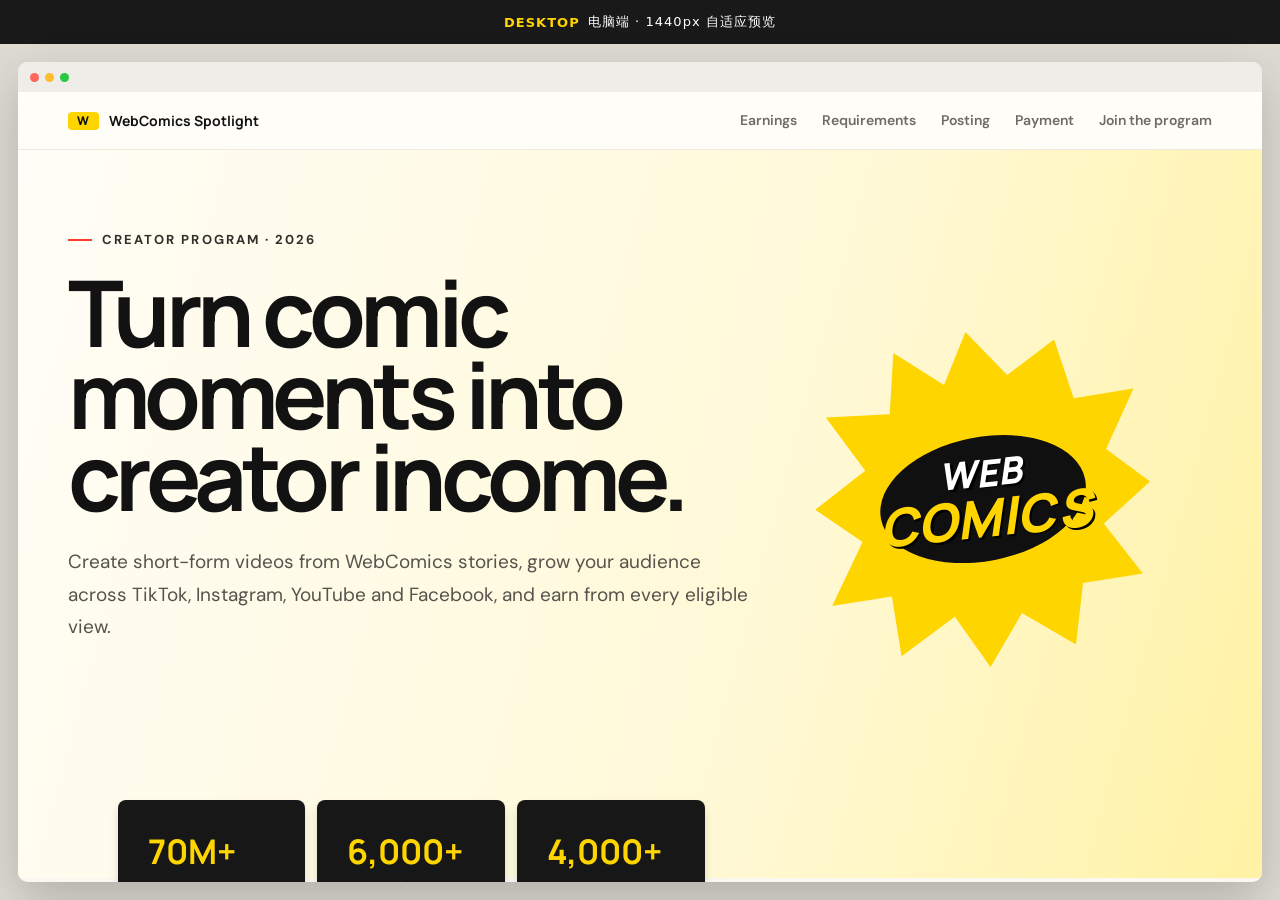
<file: demo-desktop.html>
<!doctype html><html lang="zh-CN"><head><meta charset="utf-8"><meta name="viewport" content="width=device-width,initial-scale=1"><title>WebComics · 电脑端 Demo</title><style>*{box-sizing:border-box}html,body{margin:0;height:100%;background:#dedbd3;font-family:system-ui,sans-serif}.bar{height:44px;background:#191919;color:#fff;display:flex;align-items:center;justify-content:center;font-size:13px;letter-spacing:.08em}.bar b{color:#ffd500;margin-right:8px}.frame{height:calc(100% - 44px);padding:18px}.browser{max-width:1440px;height:100%;margin:auto;background:#fff;border-radius:10px;overflow:hidden;box-shadow:0 18px 50px #0003}.top{height:30px;background:#efede8;display:flex;align-items:center;gap:6px;padding:0 12px}.top i{width:9px;height:9px;border-radius:50%;background:#bbb}.top i:first-child{background:#ff675e}.top i:nth-child(2){background:#ffbd2e}.top i:nth-child(3){background:#28c840}iframe{display:block;width:100%;height:calc(100% - 30px);border:0}</style></head><body><div class="bar"><b>DESKTOP</b> 电脑端 · 1440px 自适应预览</div><div class="frame"><div class="browser"><div class="top"><i></i><i></i><i></i></div><iframe src="index.html" title="WebComics desktop demo"></iframe></div></div></body></html>
</file>
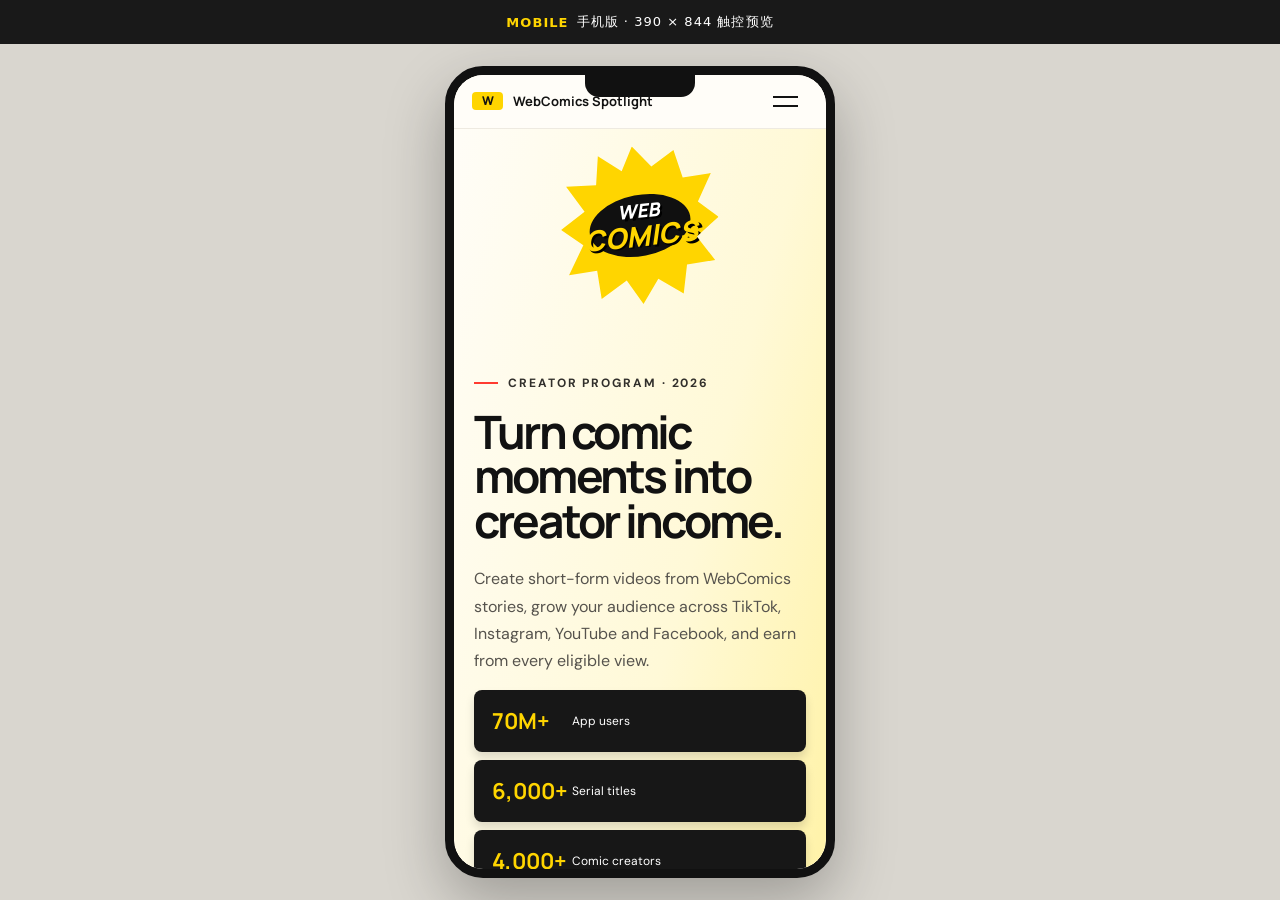
<file: demo-mobile.html>
<!doctype html><html lang="zh-CN"><head><meta charset="utf-8"><meta name="viewport" content="width=device-width,initial-scale=1"><title>WebComics · 手机版 Demo</title><style>*{box-sizing:border-box}html,body{margin:0;min-height:100%;background:#d9d6cf;font-family:system-ui,sans-serif}.bar{height:44px;background:#191919;color:#fff;display:flex;align-items:center;justify-content:center;font-size:13px;letter-spacing:.08em;position:sticky;top:0;z-index:2}.bar b{color:#ffd500;margin-right:8px}.stage{min-height:calc(100vh - 44px);padding:22px;display:flex;justify-content:center}.phone{width:390px;height:844px;max-height:calc(100vh - 88px);background:#111;border:9px solid #111;border-radius:38px;overflow:hidden;box-shadow:0 24px 60px #0004;position:sticky;top:66px}.notch{position:absolute;z-index:2;top:0;left:50%;transform:translateX(-50%);width:110px;height:22px;background:#111;border-radius:0 0 14px 14px}iframe{display:block;width:100%;height:100%;border:0;border-radius:29px;background:#fbf8f1}@media(max-width:450px){.stage{padding:0}.bar{display:none}.phone{position:static;width:100%;height:100vh;max-height:none;border:0;border-radius:0}.notch{display:none}iframe{border-radius:0}}</style></head><body><div class="bar"><b>MOBILE</b> 手机版 · 390 × 844 触控预览</div><div class="stage"><div class="phone"><div class="notch"></div><iframe src="index.html" title="WebComics mobile demo"></iframe></div></div></body></html>
</file>
<file: styles.css>
:root{--red:#ff4d38;--yellow:#ffd84d;--blue:#7eb8ff;--ink:#101010;--paper:#f7f3ea;--white:#fff;--muted:#706e68;--line:rgba(16,16,16,.14)}*{box-sizing:border-box}html{scroll-behavior:smooth}body{margin:0;background:var(--paper);color:var(--ink);font-family:"DM Sans",sans-serif;line-height:1.55}a{color:inherit;text-decoration:none}button,input{font:inherit}.site-header{height:76px;display:flex;align-items:center;justify-content:space-between;padding:0 5vw;border-bottom:1px solid var(--line);background:rgba(247,243,234,.9);backdrop-filter:blur(14px);position:sticky;top:0;z-index:50}.brand{display:flex;align-items:center;gap:10px;font-family:Manrope,sans-serif;font-weight:700}.brand b{color:var(--red)}.brand-mark{display:grid;place-items:center;width:36px;height:36px;background:var(--red);color:#fff;border-radius:50%;font-weight:800;transform:rotate(-8deg)}nav{display:flex;align-items:center;gap:28px;font-size:14px;font-weight:600}nav>a:not(.nav-cta):hover{color:var(--red)}.nav-cta{padding:11px 18px;background:var(--ink);color:#fff;border-radius:4px}.menu-button{display:none;background:none;border:0}.hero{min-height:680px;display:grid;grid-template-columns:1.03fr .97fr;overflow:hidden}.hero-copy{padding:8vw 5vw 5vw;position:relative;z-index:2}.eyebrow{font-size:12px;letter-spacing:.16em;text-transform:uppercase;font-weight:700;color:rgba(255,255,255,.7);display:flex;align-items:center;gap:10px}.eyebrow span{width:24px;height:2px;background:var(--red)}.eyebrow.dark{color:var(--muted)}h1,h2,h3{font-family:Manrope,sans-serif;line-height:1.08;margin:0}h1{font-size:clamp(56px,6.3vw,100px);letter-spacing:-.06em;max-width:760px;margin:20px 0 28px}h1 em{font-style:normal;color:var(--red);display:block}.hero-lead{font-size:18px;max-width:640px;color:#55534f}.hero-actions{display:flex;gap:12px;margin:34px 0 52px}.button{padding:15px 22px;border:1px solid var(--ink);border-radius:4px;font-weight:700}.button.primary{background:var(--ink);color:#fff}.button.primary span{margin-left:24px}.button.ghost:hover{background:#fff}.trust-row{display:flex;gap:52px}.trust-row div{display:flex;flex-direction:column}.trust-row strong{font-size:24px;font-family:Manrope}.trust-row span{font-size:12px;color:var(--muted)}.hero-art{position:relative;background:var(--yellow);min-height:620px;border-left:1px solid var(--ink);overflow:hidden}.sun{position:absolute;width:780px;height:780px;border-radius:50%;background:repeating-conic-gradient(var(--red) 0deg 14deg,transparent 14deg 28deg);opacity:.12;left:50%;top:48%;transform:translate(-50%,-50%)}.phone{position:absolute;width:280px;height:550px;background:var(--ink);border:7px solid var(--ink);border-radius:38px;left:50%;top:50%;transform:translate(-50%,-48%) rotate(5deg);box-shadow:22px 25px 0 rgba(16,16,16,.14);overflow:hidden}.phone-top{height:28px;background:var(--ink)}.comic-panel{height:145px;border-top:4px solid var(--ink);display:flex;align-items:flex-end;padding:15px;background-size:cover}.comic-panel span{background:var(--white);border:3px solid var(--ink);padding:4px 10px;font-family:Manrope;font-weight:800;box-shadow:4px 4px 0 var(--ink)}.panel-one{background:linear-gradient(135deg,#7eb8ff 50%,#b9d8ff 50%)}.panel-two{background:radial-gradient(circle at 25% 50%,#ffd84d 0 20%,transparent 21%),linear-gradient(45deg,#ff4d38 50%,#ff7968 50%)}.panel-three{background:repeating-linear-gradient(-45deg,#fff 0 8px,#ddd 8px 10px)}.phone-bottom{display:flex;justify-content:space-around;padding:14px;background:white}.phone-bottom i{width:24px;height:8px;border-radius:8px;background:#bbb}.burst{position:absolute;font-family:Manrope;font-weight:800;border:3px solid var(--ink);box-shadow:5px 5px 0 var(--ink);z-index:3}.burst-one{left:8%;top:18%;background:var(--blue);padding:10px 17px;transform:rotate(-12deg)}.burst-two{right:10%;top:26%;background:var(--red);color:#fff;border-radius:50%;width:64px;height:64px;display:grid;place-items:center;font-size:30px;transform:rotate(10deg)}.floating-stat{position:absolute;right:5%;bottom:11%;background:#fff;border:3px solid var(--ink);padding:13px 17px;box-shadow:7px 7px 0 var(--ink);z-index:4;transform:rotate(-3deg)}.floating-stat span{font-size:11px;display:block;color:var(--muted)}.floating-stat strong{font-size:23px}.floating-stat b{font-size:10px;color:#15915f}.ticker{background:var(--ink);color:white;overflow:hidden;padding:16px 0;font-family:Manrope;font-weight:800;letter-spacing:.08em;white-space:nowrap}.ticker div{font-size:18px;word-spacing:25px;text-align:center}.ticker i{color:var(--yellow);font-style:normal}.section{padding:110px 6vw}.split{display:grid;grid-template-columns:.9fr 1.1fr;gap:10vw}.section-number{font-family:Manrope;font-size:12px;border:1px solid currentColor;padding:4px 8px;border-radius:50%;display:inline-block;margin-bottom:36px}.section h2{font-size:clamp(42px,5vw,72px);letter-spacing:-.045em;margin:16px 0 25px}.section-intro>p,.section-title>p{font-size:17px;color:var(--muted);max-width:530px}.rate-card{background:var(--red);color:#fff;padding:24px;margin:38px 0 18px;max-width:420px;border:2px solid var(--ink);box-shadow:8px 8px 0 var(--ink)}.rate-card span,.rate-card small{display:block}.rate-card strong{font:800 56px Manrope}.fine-print{font-size:12px!important}.card{background:#fff;border:1px solid var(--line);border-radius:8px;padding:36px;box-shadow:0 18px 50px rgba(0,0,0,.08)}.card-heading{display:flex;justify-content:space-between;align-items:start;margin-bottom:45px}.card-heading span{font-size:12px;color:var(--muted)}.card-heading h3{font-size:28px;margin-top:6px}.live-dot{color:#15915f!important}.live-dot:before{content:"";display:inline-block;width:7px;height:7px;border-radius:50%;background:#15915f;margin-right:6px}.calculator label{display:block;font-size:13px;font-weight:700;margin:30px 0}.calculator output{float:right;font-size:16px}.calculator input{width:100%;accent-color:var(--red);margin-top:14px}.estimate{margin-top:38px;padding:28px;background:var(--ink);color:#fff}.estimate span,.estimate small{display:block;color:#aaa}.estimate strong{font:800 54px Manrope;color:var(--yellow);display:block;margin:5px 0}.calculator-note{font-size:11px;color:var(--muted);margin-top:17px}.warm{background:#efe8d9}.section-title{display:flex;justify-content:space-between;align-items:end;gap:40px;margin-bottom:55px}.section-title>div{max-width:780px}.section-title.compact{display:block}.eligibility-grid{display:grid;grid-template-columns:1fr 1fr 1.25fr;gap:18px}.metric-card,.steps-card{padding:32px;border:2px solid var(--ink);background:var(--yellow);box-shadow:7px 7px 0 var(--ink);min-height:340px}.metric-card.accent{background:var(--blue)}.metric-icon{font-size:28px;display:block;margin-bottom:45px}.metric-card small{display:block;text-transform:uppercase;font-weight:700}.metric-card strong{display:block;font:800 68px Manrope;letter-spacing:-.05em}.metric-card p{font-size:14px}.steps-card{background:#fff}.steps-card h3{font-size:24px}.steps-card ol{list-style:none;padding:0;margin:25px 0 0}.steps-card li{display:flex;gap:14px;border-top:1px solid var(--line);padding:15px 0}.steps-card li>span{background:var(--ink);color:#fff;border-radius:50%;width:24px;height:24px;display:grid;place-items:center;font-size:11px;flex:0 0 auto}.steps-card p{margin:2px 0;font-size:12px;color:var(--muted)}.content-grid{display:grid;grid-template-columns:repeat(3,1fr);gap:18px}.feature-card{border:2px solid var(--ink);min-height:300px;padding:28px;position:relative}.feature-card>span{font:800 72px Manrope;opacity:.18}.feature-card h3{font-size:26px;margin:18px 0}.feature-card.red{background:var(--red);color:#fff}.feature-card.blue{background:var(--blue)}.feature-card.yellow{background:var(--yellow)}.checklist{margin-top:20px;padding:38px;border:2px solid var(--ink);display:grid;grid-template-columns:1fr 1fr;gap:40px;background:#fff}.checklist h3{font-size:28px}.checklist ul{margin:0;padding:0;list-style:none}.checklist li{padding:11px 0 11px 28px;border-bottom:1px solid var(--line);position:relative}.checklist li:before{content:"✓";position:absolute;left:0;color:var(--red);font-weight:800}.ink{background:var(--ink);color:#fff}.section-title.light>p{color:#aaa}.platform-tabs{display:flex;gap:8px;margin-bottom:18px;overflow:auto}.platform-tabs button{background:transparent;color:#aaa;border:1px solid #444;padding:12px 20px;border-radius:3px;white-space:nowrap;cursor:pointer}.platform-tabs button.active{background:var(--yellow);color:var(--ink);border-color:var(--yellow);font-weight:700}.card-dark{border:1px solid #3b3b3b;background:#191919;padding:38px;display:grid;grid-template-columns:.7fr 1.3fr;gap:40px;min-height:330px}.platform-link{padding-right:35px;border-right:1px solid #3b3b3b}.platform-link small{color:#888;text-transform:uppercase}.platform-link h3{font-size:32px;margin:10px 0 28px}.copy-row{background:#272727;padding:13px;font-size:13px;display:flex;align-items:center;justify-content:space-between;gap:10px;word-break:break-all}.copy-row button{background:var(--yellow);border:0;padding:6px 10px;cursor:pointer;font-size:11px;font-weight:700}.platform-rules{display:grid;grid-template-columns:1fr 1fr;gap:24px}.platform-rules h4{margin:0 0 8px;color:var(--yellow);font-size:12px;text-transform:uppercase}.platform-rules p{margin:0;color:#ccc;font-size:13px;white-space:pre-line}.timeline{display:grid;grid-template-columns:repeat(3,1fr);border-top:2px solid var(--ink);margin-top:30px}.timeline article{padding:35px 30px;border-right:1px solid var(--line)}.timeline article:last-child{border:0}.timeline article>span{font:800 54px Manrope;color:var(--red)}.timeline small{display:block;text-transform:uppercase;color:var(--muted)}.timeline h3{font-size:23px;margin:22px 0 10px}.timeline p{font-size:14px;color:var(--muted)}.notice-grid{display:grid;grid-template-columns:1fr 1fr;gap:18px;margin-top:50px}.notice-grid article{background:var(--yellow);padding:28px;border:1px solid var(--ink)}.notice-grid article.danger{background:#fff}.notice-grid h3 span{display:inline-grid;place-items:center;width:28px;height:28px;border-radius:50%;background:var(--ink);color:#fff;margin-right:8px}.notice-grid li{font-size:13px;margin:8px 0}.compliance{background:var(--blue);display:grid;grid-template-columns:auto 1fr 1fr;gap:50px;align-items:start}.compliance h2{margin-top:16px}.compliance p{font-size:18px}.compliance details{border-top:1px solid var(--ink);border-bottom:1px solid var(--ink);padding:20px 0;margin-top:30px}.compliance summary{font-weight:700;cursor:pointer;list-style:none}.compliance summary span{float:right;font-size:22px}.compliance details p{font-size:14px}.cta-section{padding:100px 7vw;background:var(--red);color:#fff;display:grid;grid-template-columns:1fr 1fr;gap:10vw;align-items:center}.cta-section h2{font-size:clamp(54px,7vw,100px);letter-spacing:-.06em;margin-top:20px}.contact-card{background:#fff;color:var(--ink);padding:36px;border:3px solid var(--ink);box-shadow:10px 10px 0 var(--ink)}.contact-card p{color:var(--muted);margin:0}.contact-card h3{font-size:25px;margin:8px 0 30px}.contact-card a{display:flex;justify-content:space-between;border-top:1px solid var(--line);padding:14px 0;font-weight:700}.contact-card a span{font-weight:400;color:var(--muted)}footer{padding:35px 5vw;display:flex;align-items:center;justify-content:space-between;background:var(--ink);color:#fff;font-size:12px}footer>div{display:flex;gap:25px}footer p{color:#777}
@media(max-width:900px){nav{display:none;position:absolute;top:76px;left:0;right:0;background:var(--paper);padding:25px;flex-direction:column;align-items:stretch;border-bottom:1px solid var(--ink)}nav.open{display:flex}.menu-button{display:flex;flex-direction:column;gap:7px;padding:10px}.menu-button span{display:block;width:25px;height:2px;background:var(--ink)}.hero{grid-template-columns:1fr}.hero-copy{padding:70px 6vw}.hero-art{min-height:560px;border-left:0;border-top:1px solid var(--ink)}.split{grid-template-columns:1fr;gap:60px}.eligibility-grid{grid-template-columns:1fr 1fr}.steps-card{grid-column:1/-1}.content-grid{grid-template-columns:1fr}.feature-card{min-height:220px}.card-dark{grid-template-columns:1fr}.platform-link{border-right:0;border-bottom:1px solid #3b3b3b;padding:0 0 30px}.cta-section{grid-template-columns:1fr}.compliance{grid-template-columns:auto 1fr}.compliance>div:last-child{grid-column:2}.section-title{display:block}.section-title>p{margin-top:18px}.timeline{grid-template-columns:1fr}.timeline article{border-right:0;border-bottom:1px solid var(--line)}}
@media(max-width:600px){.site-header{padding:0 20px}.hero-copy{padding:55px 22px}.hero-lead{font-size:16px}.hero-actions{flex-direction:column;align-items:stretch}.button{text-align:center}.trust-row{gap:22px;justify-content:space-between}.trust-row strong{font-size:18px}.hero-art{min-height:520px}.phone{width:240px;height:470px}.comic-panel{height:122px}.section{padding:78px 22px}.split{gap:45px}.card{padding:24px}.estimate strong{font-size:44px}.eligibility-grid,.checklist,.notice-grid{grid-template-columns:1fr}.steps-card{grid-column:auto}.metric-card,.steps-card{min-height:290px}.platform-rules{grid-template-columns:1fr}.card-dark{padding:24px}.timeline article{padding:28px 10px}.compliance{grid-template-columns:1fr;gap:10px}.compliance>div:last-child{grid-column:auto}.cta-section{padding:75px 22px}.contact-card{padding:25px}.contact-card a{display:block}.contact-card a span{display:block;margin-top:3px}footer{flex-direction:column;align-items:flex-start;gap:25px}.ticker div{text-align:left}.section h2{font-size:42px}}
@media(prefers-reduced-motion:reduce){html{scroll-behavior:auto}}

/* Editorial layout — rebuilt from the approved reference */
:root{--red:#ff3b30;--yellow:#ffd500;--blue:#2f80ff;--ink:#121212;--paper:#fbf8f1;--muted:#77736b;--line:#dedbd4}
body{background:var(--paper);font-size:14px}.site-header{height:58px;padding:0 max(5vw,calc((100vw - 1220px)/2));background:#fffdf8;border-color:#eeeae1}.brand{font-size:11px}.brand-mark{width:31px;height:18px;border-radius:4px;background:var(--yellow);color:var(--ink);font-size:11px;transform:none}.brand b{color:inherit}.site-header nav{font-size:10px;gap:25px;color:#6e6b65}.nav-cta{background:transparent!important;color:inherit!important;padding:0}.hero{min-height:570px;grid-template-columns:1.12fr .88fr;background:linear-gradient(105deg,#fffdf7 0%,#fff9d7 60%,#fff2a4 100%);padding:0 max(5vw,calc((100vw - 1020px)/2));overflow:visible}.hero-copy{padding:72px 0 54px;max-width:620px}.hero .eyebrow{color:#312f2b;font-size:10px}.hero h1{font-size:clamp(52px,5.2vw,76px);line-height:.95;max-width:650px;margin:22px 0 28px}.hero h1 em{color:inherit;display:inline}.hero-lead{font-size:14px;max-width:550px;color:#68645c;line-height:1.7}.hero-actions{display:none}.trust-row{position:absolute;left:max(5vw,calc((100vw - 1020px)/2));right:max(5vw,calc((100vw - 1020px)/2));bottom:-57px;gap:12px}.trust-row div{flex:1;background:#171717;color:#fff;padding:21px 24px;border-radius:8px;box-shadow:0 6px 10px #0002}.trust-row strong{font-size:27px;color:var(--yellow)}.trust-row span{color:#fff;font-size:9px}.hero-art{border:0;background:transparent;min-height:auto;overflow:visible}.logo-burst{position:absolute;left:50%;top:48%;transform:translate(-50%,-50%) rotate(-6deg);width:260px;height:260px;background:var(--yellow);display:flex;flex-direction:column;align-items:center;justify-content:center;clip-path:polygon(50% 0,61% 14%,76% 5%,80% 23%,98% 22%,88% 39%,100% 50%,85% 61%,95% 77%,77% 78%,73% 96%,58% 85%,47% 100%,38% 84%,21% 94%,20% 76%,2% 77%,13% 59%,0 48%,16% 38%,6% 21%,25% 22%,28% 4%,42% 15%)}.logo-burst:before{content:"";position:absolute;width:155px;height:92px;background:#101010;border-radius:50%;transform:rotate(-5deg)}.logo-burst span,.logo-burst strong{position:relative;z-index:1;color:#fff;font:800 30px/1 Manrope;font-style:italic;text-shadow:2px 2px 0 #000}.logo-burst strong{font-size:43px;color:var(--yellow)}.ticker{display:none}.page-nav{position:absolute;left:max(5vw,calc((100vw - 1020px)/2));top:745px;width:170px;display:flex;flex-direction:column;gap:10px;color:#a09b91;font-size:10px}.page-nav b{font-size:9px;letter-spacing:.14em;color:#20201e;margin-bottom:7px}.page-nav a:hover{color:#111}.section{width:min(760px,calc(100% - 300px));margin-left:calc(50% - 340px);padding:64px 0;background:transparent}.section.split{display:flex;flex-direction:column;gap:22px}.section-number{border:0;border-radius:0;padding:0;color:#a98e00;margin:0 0 7px;font-size:9px;letter-spacing:.12em}.section h2{font-size:38px;margin:7px 0 13px;letter-spacing:-.045em}.eyebrow.dark{font-size:9px;color:#9a8300;letter-spacing:.14em}.eyebrow.dark span{display:none}.section-intro>p,.section-title>p{font-size:12px;max-width:620px}.rate-card{margin:20px 0 6px;max-width:none;background:#fff;color:var(--ink);border:1px solid var(--line);box-shadow:0 5px 15px #00000009;padding:22px;border-radius:8px}.rate-card strong{font-size:35px;color:#c9a800}.calculator.card{padding:25px;box-shadow:0 5px 18px #0000000a}.card-heading{margin-bottom:20px}.calculator label{margin:18px 0}.estimate{padding:20px}.estimate strong{font-size:40px}.warm{width:min(760px,calc(100% - 300px));background:transparent}.section-title{display:block;margin-bottom:25px}.section-title>p{margin-top:0}.eligibility-grid{grid-template-columns:1fr 1fr;gap:12px}.metric-card,.steps-card{min-height:auto;background:#fff!important;box-shadow:0 5px 16px #0000000b;border:1px solid var(--line);border-radius:8px;padding:20px}.metric-icon{display:none}.metric-card small{font-size:10px}.metric-card strong{font-size:34px;margin:8px 0;color:#171717}.steps-card{grid-column:1/-1}.steps-card ol{display:flex;gap:20px}.steps-card li{flex:1;border-top:0}.content-grid{grid-template-columns:1fr 1fr;gap:12px}.feature-card{min-height:220px;background:#fff!important;color:var(--ink)!important;border:1px solid var(--line);border-radius:8px;padding:20px}.feature-card>span{font-size:34px;color:#d0ae00}.feature-card h3{font-size:19px}.feature-card p{font-size:12px;color:#6e6a63}.feature-card.yellow{grid-column:1/-1;min-height:auto}.checklist{margin-top:12px;padding:22px;border:1px solid var(--line);border-radius:8px;box-shadow:0 5px 16px #0000000b}.checklist h3{font-size:20px}.checklist p,.checklist li{font-size:11px}.ink{color:var(--ink)}.ink .section-title.light .eyebrow{color:#9a8300}.ink .section-title.light>p{color:var(--muted)}.platform-tabs{flex-direction:column;gap:9px}.platform-tabs button{text-align:left;color:#111;background:#fff;border:1px solid var(--line);border-radius:7px;padding:14px 18px}.platform-tabs button:before{content:"";display:inline-block;width:7px;height:7px;border-radius:50%;background:#888;margin-right:9px}.platform-tabs button:nth-child(1):before{background:#111}.platform-tabs button:nth-child(2):before{background:#ff2d75}.platform-tabs button:nth-child(3):before{background:#f33}.platform-tabs button:nth-child(4):before{background:#2787ff}.platform-tabs button.active{background:#fff;color:#111;border-color:#c8c4bb}.card-dark{background:#fff;color:#111;border:1px solid var(--line);border-radius:8px;min-height:auto;padding:20px}.platform-link{border-color:var(--line)}.platform-link small{color:#777}.copy-row{background:#f6f3ed}.copy-row button{background:var(--yellow)}.platform-rules p{color:#706c65}.platform-rules h4{color:#111}.timeline{border-top:0;gap:12px}.timeline article{background:#fff;border:1px solid var(--line)!important;border-radius:8px;padding:20px}.timeline article>span{font-size:32px;color:#c9a800}.timeline h3{font-size:18px;margin:12px 0 6px}.notice-grid{margin-top:18px;gap:12px}.notice-grid article,.notice-grid article.danger{background:#fff;border:1px solid var(--line);border-radius:8px}.notice-grid h3{font-size:16px}.notice-grid h3 span{background:var(--yellow);color:#111}.compliance{grid-template-columns:1fr 1fr;gap:25px}.compliance>.section-number{grid-column:1/-1}.compliance p{font-size:12px}.cta-section{width:min(760px,calc(100% - 300px));margin:64px 0 80px calc(50% - 340px);padding:40px;background:var(--yellow);color:#111;border-radius:12px;grid-template-columns:1fr auto;gap:30px}.cta-section h2{font-size:38px;margin:9px 0}.cta-section p{font-size:11px}.store-buttons{display:flex;gap:8px;margin-top:18px}.store-buttons a{display:flex;align-items:center;gap:7px;background:#111;color:#fff;border-radius:5px;padding:7px 12px;font-size:8px;line-height:1.1}.store-buttons b{font-size:12px}.cta-side{display:flex;flex-direction:column;align-items:flex-end;justify-content:center;gap:20px}.official-button{background:#111;color:#fff;padding:12px 17px;border-radius:6px;font-size:11px;font-weight:700}.contact-mini{display:flex;flex-direction:column;text-align:right;font-size:9px}.contact-mini a{color:#685900}.contact-card{display:none}footer{height:70px;padding:0 max(5vw,calc((100vw - 1020px)/2));font-size:9px}
@media(max-width:1100px){.page-nav{display:none}.section,.warm,.cta-section{width:auto;margin-left:7vw;margin-right:7vw}.cta-section{margin-top:45px}.section.split{display:grid;grid-template-columns:.9fr 1.1fr;align-items:start}.section.split .calculator{position:sticky;top:80px}}
@media(max-width:900px){.hero{padding:0 28px;grid-template-columns:1fr;min-height:auto}.hero-copy{padding:60px 0 30px;max-width:none}.hero-art{min-height:320px}.trust-row{position:relative;left:auto;right:auto;bottom:auto;grid-column:1;display:grid;grid-template-columns:repeat(3,1fr);padding-bottom:25px}.section,.warm,.cta-section{margin-left:28px;margin-right:28px}.section{padding:50px 0}.section.split{display:flex}.section.split .calculator{position:static}.cta-section{margin-top:30px}.site-header{padding:0 28px}.content-grid{grid-template-columns:1fr}.feature-card.yellow{grid-column:auto}.card-dark{grid-template-columns:1fr}.platform-link{border-right:0}.compliance{grid-template-columns:1fr}.compliance>.section-number{grid-column:auto}}
@media(max-width:600px){body{font-size:13px}.site-header{height:54px;padding:0 18px}.site-header nav{top:54px;height:calc(100vh - 54px);padding:28px 20px;gap:0}.site-header nav a{padding:16px 4px;border-bottom:1px solid var(--line);font-size:13px}.site-header .nav-cta{margin-top:16px!important;padding:14px!important;text-align:center;background:var(--yellow)!important;color:#111!important;border:0}.hero{padding:0 20px}.hero-copy{padding:45px 0 20px}.hero h1{font-size:46px;line-height:.97;margin:17px 0 22px}.hero-lead{font-size:13px}.hero-art{min-height:270px}.logo-burst{width:205px;height:205px}.logo-burst:before{width:130px;height:78px}.logo-burst span{font-size:24px}.logo-burst strong{font-size:35px}.trust-row{grid-template-columns:1fr;gap:8px}.trust-row div{padding:14px 18px;display:grid;grid-template-columns:80px 1fr;align-items:center}.trust-row strong{font-size:22px}.section,.warm,.cta-section{margin-left:20px;margin-right:20px}.section{padding:43px 0}.section h2{font-size:33px;line-height:1.02}.section-title{margin-bottom:20px}.eligibility-grid{grid-template-columns:1fr}.steps-card ol{display:block}.metric-card,.steps-card{padding:18px}.content-grid{gap:9px}.feature-card{min-height:auto;padding:18px}.feature-card>span{font-size:25px}.checklist,.notice-grid,.timeline{grid-template-columns:1fr}.checklist{padding:18px;gap:15px}.card{padding:19px}.estimate strong{font-size:35px}.platform-tabs{position:relative;overflow:visible}.platform-tabs button{min-height:48px}.card-dark{padding:16px}.copy-row{align-items:flex-start;flex-direction:column}.copy-row button{width:100%;padding:9px}.platform-rules{grid-template-columns:1fr}.timeline article{padding:18px}.notice-grid article{padding:20px}.cta-section{grid-template-columns:1fr;padding:26px 22px;margin-bottom:45px}.cta-section h2{font-size:33px}.cta-side{align-items:flex-start}.contact-mini{text-align:left}.store-buttons{flex-wrap:wrap}footer{height:auto;padding:28px 20px;align-items:flex-start}}

/* Readability audit: no essential copy below 12px on desktop or 14px on mobile */
body{font-size:16px}.brand{font-size:13px}.brand-mark{font-size:12px}.site-header nav{font-size:13px}.hero .eyebrow{font-size:12px}.hero-lead{font-size:17px;color:#56534d}.trust-row span{font-size:12px}.page-nav{font-size:12px;line-height:1.45;color:#77736c}.page-nav b{font-size:11px}.section-number{font-size:12px}.eyebrow.dark{font-size:11px}.section-intro>p,.section-title>p{font-size:15px;line-height:1.7}.calculator-note{font-size:13px;line-height:1.6}.metric-card small{font-size:12px}.metric-card p{font-size:14px;line-height:1.6}.steps-card p{font-size:13px;line-height:1.55}.feature-card h3{font-size:21px}.feature-card p{font-size:14px;line-height:1.65;color:#5b5852}.checklist p,.checklist li{font-size:14px;line-height:1.6}.platform-tabs button{font-size:14px}.platform-link small{font-size:12px}.platform-link p,.platform-rules p{font-size:14px;line-height:1.6}.platform-rules h4{font-size:12px}.copy-row{font-size:13px}.copy-row button{font-size:12px}.timeline small{font-size:12px}.timeline p,.notice-grid li{font-size:14px;line-height:1.6}.compliance p,.compliance summary{font-size:15px;line-height:1.7}.cta-section p{font-size:14px}.contact-mini{font-size:12px;gap:3px}footer{font-size:11px}
@media(max-width:600px){body{font-size:16px}.hero-lead{font-size:16px}.site-header nav a{font-size:15px}.section-intro>p,.section-title>p{font-size:15px}.metric-card p,.steps-card p,.feature-card p,.checklist p,.checklist li,.platform-link p,.platform-rules p,.timeline p,.notice-grid li{font-size:14px}.calculator label,.calculator-note{font-size:14px}.contact-mini{font-size:13px}}

/* Desktop reading scale */
@media(min-width:901px){body{font-size:18px}.site-header nav{font-size:14px}.brand{font-size:14px}.hero .eyebrow{font-size:13px}.hero-lead{font-size:18px;line-height:1.72;max-width:640px}.trust-row span{font-size:14px}.page-nav{font-size:14px;gap:14px;width:185px}.page-nav b{font-size:12px}.section{width:min(820px,calc(100% - 300px));margin-left:calc(50% - 350px)}.section h2{font-size:44px}.section-number,.eyebrow.dark{font-size:13px}.section-intro>p,.section-title>p{font-size:17px;line-height:1.75}.rate-card span,.rate-card small{font-size:15px}.fine-print{font-size:14px!important;line-height:1.65}.card-heading>div>span,.live-dot{font-size:14px!important}.calculator label{font-size:16px}.calculator output{font-size:18px}.estimate span,.estimate small{font-size:14px}.calculator-note{font-size:15px}.metric-card small{font-size:14px}.metric-card p{font-size:16px}.steps-card p{font-size:15px}.steps-card b{font-size:16px}.feature-card p{font-size:16px}.checklist p,.checklist li{font-size:16px}.platform-tabs button{font-size:16px}.platform-link small,.platform-rules h4{font-size:14px}.platform-link p,.platform-rules p{font-size:16px}.copy-row{font-size:15px}.copy-row button{font-size:14px}.timeline small{font-size:14px}.timeline p,.notice-grid li{font-size:16px}.notice-grid h3{font-size:20px}.compliance p,.compliance summary{font-size:17px}.cta-section{width:min(820px,calc(100% - 300px));margin-left:calc(50% - 350px)}.cta-section p{font-size:16px}.contact-mini{font-size:14px}.official-button{font-size:14px}footer{font-size:13px}}
@media(min-width:901px) and (max-width:1100px){.section,.warm,.cta-section{width:auto;margin-left:7vw;margin-right:7vw}}

/* Wide-format production layout */
@media(min-width:1101px){.site-header{padding-left:4vw;padding-right:4vw}.hero{min-height:calc(100vh - 62px);padding-left:4vw;padding-right:4vw;grid-template-columns:minmax(0,1.2fr) minmax(380px,.8fr)}.hero-copy{padding-top:clamp(80px,10vh,130px);max-width:850px}.hero h1{font-size:clamp(72px,7.4vw,124px);max-width:1040px;line-height:.89}.hero-lead{max-width:720px;font-size:19px}.hero-art{min-height:680px}.logo-burst{width:clamp(300px,27vw,440px);height:clamp(300px,27vw,440px)}.logo-burst:before{width:62%;height:37%}.logo-burst span{font-size:clamp(36px,3vw,54px)}.logo-burst strong{font-size:clamp(52px,4vw,75px)}.trust-row{left:4vw;right:4vw;bottom:-66px}.trust-row div{padding:25px 30px}.trust-row strong{font-size:34px}.ticker{display:block;margin-top:66px;padding:18px 0;background:var(--yellow);color:#111;border-top:1px solid #111;border-bottom:1px solid #111}.ticker div{font-size:16px;animation:marquee 18s linear infinite}.ticker i{color:#111}.page-nav{display:none}.section,.warm{width:auto;max-width:1440px;margin:0 auto;padding:110px 4vw}.section.split{display:grid;grid-template-columns:minmax(0,.85fr) minmax(500px,1.15fr);gap:8vw;align-items:start}.section.split .calculator{position:sticky;top:90px}.section h2{font-size:clamp(50px,5vw,76px);max-width:900px}.section-title{display:grid;grid-template-columns:minmax(0,1.4fr) minmax(320px,.6fr);align-items:end;gap:8vw}.section-title>p{justify-self:end}.eligibility-grid{grid-template-columns:1fr 1fr 1.25fr;gap:18px}.steps-card{grid-column:auto}.steps-card ol{display:block}.content-grid{grid-template-columns:repeat(3,1fr)}.feature-card.yellow{grid-column:auto}.feature-card{min-height:330px}.checklist{grid-template-columns:1fr 1.3fr;padding:36px}.platform-tabs{display:grid;grid-template-columns:repeat(4,1fr);gap:10px}.platform-tabs button{text-align:center}.card-dark{grid-template-columns:.65fr 1.35fr;padding:38px}.timeline{grid-template-columns:repeat(3,1fr);gap:18px}.notice-grid{grid-template-columns:1fr 1fr}.compliance{grid-template-columns:auto 1fr 1fr;gap:70px}.compliance>.section-number{grid-column:auto}.cta-section{width:auto;max-width:1325px;margin:80px auto 110px;padding:64px 70px;grid-template-columns:1fr .7fr}.cta-section h2{font-size:clamp(48px,5vw,72px)}footer{padding-left:4vw;padding-right:4vw}}

@keyframes marquee{from{transform:translateX(0)}to{transform:translateX(-22%)}}
@keyframes logoFloat{0%,100%{transform:translate(-50%,-50%) rotate(-6deg)}50%{transform:translate(-50%,-54%) rotate(1deg)}}
@keyframes pulseDot{0%,100%{box-shadow:0 0 0 0 rgba(21,145,95,.25)}50%{box-shadow:0 0 0 7px rgba(21,145,95,0)}}
@media(prefers-reduced-motion:no-preference){.logo-burst{animation:logoFloat 5s ease-in-out infinite}.live-dot:before{animation:pulseDot 2s ease-in-out infinite}.reveal{opacity:0;transform:translateY(38px);transition:opacity .75s cubic-bezier(.2,.7,.2,1),transform .75s cubic-bezier(.2,.7,.2,1)}.reveal.in-view{opacity:1;transform:none}.reveal-delay{transition-delay:.12s}.metric-card,.feature-card,.timeline article,.platform-tabs button{transition:transform .25s ease,box-shadow .25s ease,border-color .25s ease}.metric-card:hover,.feature-card:hover,.timeline article:hover{transform:translateY(-6px);box-shadow:0 18px 34px #00000012}.platform-tabs button:hover{transform:translateY(-2px);border-color:#111}.official-button,.store-buttons a,.nav-cta{transition:transform .2s ease,filter .2s ease}.official-button:hover,.store-buttons a:hover,.nav-cta:hover{transform:translateY(-2px);filter:brightness(.94)}}
@media(max-width:900px){.ticker{display:block;margin-top:0;background:var(--yellow);color:#111;padding:13px 0}.ticker div{font-size:13px;animation:marquee 16s linear infinite}.ticker i{color:#111}}
.inline-link{color:#8a7200;text-decoration:underline;text-underline-offset:3px;overflow-wrap:anywhere;font-weight:700}.inline-link:hover{color:#111}
.payment-method-card{border-color:#d5c571!important;background:#fffdf4!important;box-shadow:inset 0 4px 0 var(--yellow),0 8px 24px #0000000a!important}.payment-methods{display:grid;grid-template-columns:1fr 1fr;gap:8px;margin-top:18px}.payment-methods strong{min-width:0;display:flex;align-items:center;justify-content:center;padding:11px 10px;background:#fff;color:#292823;border:1px solid #d8d4c9;border-radius:7px;font:700 12px/1.25 "DM Sans",sans-serif;text-align:center}.payment-methods strong:before{content:"";width:7px;height:7px;flex:0 0 auto;margin-right:7px;border:2px solid #aaa;border-radius:50%}.payment-methods strong:first-child{grid-column:1/-1;justify-content:flex-start;background:#fff7c8;border-color:#d6b900;color:#111;padding:12px 14px}.payment-methods strong:first-child:before{border-color:#111;background:var(--yellow);box-shadow:inset 0 0 0 2px #fff7c8}.payment-methods em{font-style:normal;font-size:9px;line-height:1;text-transform:uppercase;letter-spacing:.06em;background:#111;color:var(--yellow);padding:5px 7px;border-radius:999px;margin-left:auto}@media(min-width:901px){.payment-methods strong{font-size:14px;padding:12px}.payment-methods strong:first-child{padding:13px 15px}.payment-methods em{font-size:9px}}@media(max-width:600px){.payment-methods{grid-template-columns:1fr 1fr}.payment-methods strong{font-size:13px}.payment-methods strong:first-child{grid-column:1/-1}}
.comic-list-link{display:flex;flex-direction:column;align-items:flex-start;gap:3px;margin-top:20px;padding:15px 17px;background:#fff8cc;border:1px solid #d2b600;border-radius:7px;box-shadow:3px 3px 0 #111;color:#111;transition:transform .2s ease,box-shadow .2s ease}.comic-list-link:hover{transform:translate(-2px,-2px);box-shadow:6px 6px 0 #111}.comic-list-link span{font-size:10px;font-weight:800;letter-spacing:.1em;text-transform:uppercase;color:#7b6900}.comic-list-link strong{font:700 14px/1.35 Manrope,sans-serif}.comic-list-link small{font-size:11px;color:#68645c}@media(min-width:901px){.comic-list-link strong{font-size:16px}.comic-list-link small{font-size:13px}}@media(max-width:600px){.comic-list-link{margin-bottom:6px}}
.book-code-button{display:flex;align-items:center;justify-content:space-between;gap:16px;width:100%;padding:13px 15px;background:var(--yellow);color:#111;border:1px solid #111;border-radius:6px;box-shadow:3px 3px 0 #111;font-weight:800;text-decoration:none;transition:transform .2s ease,box-shadow .2s ease}.book-code-button:hover{transform:translate(-2px,-2px);box-shadow:5px 5px 0 #111}.book-code-button b{display:grid;place-items:center;width:26px;height:26px;flex:0 0 auto;background:#111;color:var(--yellow);border-radius:50%;font-size:13px}.platform-rules p:has(.book-code-button){margin-top:10px}
.platform-tabs{overflow:visible;padding-top:4px}.platform-tabs button{position:relative}.ink{scroll-margin-top:62px}@media(max-width:900px){.platform-tabs{overflow:visible;padding:4px 1px 1px}}
.rate-card>label{display:block;font-size:12px;font-weight:800;letter-spacing:.06em;text-transform:uppercase;margin-bottom:9px}.rate-card select{width:100%;padding:12px 40px 12px 13px;border:1px solid #111;border-radius:5px;background:#fff;color:#111;font:700 14px "DM Sans",sans-serif;cursor:pointer}.selected-rate{display:flex;align-items:center;gap:18px;margin-top:18px;padding-top:17px;border-top:1px solid rgba(255,255,255,.35)}.selected-rate>strong{font-size:46px!important;line-height:1}.selected-rate span{display:flex;flex-direction:column}.selected-rate b{font-size:13px}.selected-rate small{font-size:12px}@media(min-width:901px){.rate-card>label{font-size:13px}.rate-card select{font-size:16px}.selected-rate>strong{font-size:54px!important}.selected-rate b{font-size:15px}.selected-rate small{font-size:14px}}@media(max-width:600px){.selected-rate{align-items:flex-start;flex-direction:column;gap:8px}}
.selected-rate{border-top-color:var(--line)}
.target-regions{margin:24px 0 18px;padding:20px;background:#111;color:#fff;border-radius:8px;box-shadow:6px 6px 0 var(--yellow)}.target-regions-heading{display:flex;flex-direction:column;gap:3px;margin-bottom:15px}.target-regions-heading span{color:var(--yellow);font-size:11px;font-weight:800;letter-spacing:.12em;text-transform:uppercase}.target-regions-heading strong{font:700 15px/1.4 Manrope,sans-serif}.country-list{display:flex;flex-wrap:wrap;gap:8px}.country-list span{padding:7px 10px;background:#282828;border:1px solid #444;border-radius:999px;font-size:12px;font-weight:700;white-space:nowrap}.section.split>.section-intro,.section.split>.calculator{align-self:start;margin-top:0}@media(min-width:901px){.target-regions-heading strong{font-size:17px}.country-list span{font-size:14px;padding:8px 11px}}@media(max-width:600px){.target-regions{padding:17px}.country-list{display:grid;grid-template-columns:1fr 1fr}.country-list span{text-align:center;white-space:normal}.country-list span:last-child{grid-column:1/-1}}
.target-regions{padding:22px 24px;background:#fff9d9;color:#111;border:1px solid #d9c75e;border-radius:9px;box-shadow:none}.target-regions-heading{padding-bottom:16px;margin-bottom:4px;border-bottom:1px solid #ded6a7}.target-regions-heading span{color:#8c7500}.target-regions-heading strong{max-width:390px}.country-list{display:grid;grid-template-columns:1fr 1fr;gap:0 22px}.country-list span{position:relative;padding:12px 4px 12px 20px;background:transparent;border:0;border-bottom:1px solid #e2dab0;border-radius:0;color:#222;font-size:0!important;text-align:left;white-space:normal}.country-list span:before{content:"";position:absolute;left:2px;top:50%;width:7px;height:7px;border-radius:50%;background:#d1ad00;transform:translateY(-50%)}.country-list span:nth-child(1):after{content:"United States"}.country-list span:nth-child(2):after{content:"Canada"}.country-list span:nth-child(3):after{content:"Germany"}.country-list span:nth-child(4):after{content:"Australia"}.country-list span:nth-child(5){grid-column:1/-1}.country-list span:nth-child(5):after{content:"United Kingdom"}.country-list span:after{font:700 14px/1.3 "DM Sans",sans-serif}@media(min-width:901px){.country-list span:after{font-size:15px}}@media(max-width:600px){.target-regions{padding:19px}.country-list{grid-template-columns:1fr}.country-list span:nth-child(5){grid-column:auto}}@media(min-width:1101px){.trust-row{left:0;right:auto;width:92vw}.trust-row>div{min-width:0}}
@media(min-width:901px){.section.split .calculator{position:static!important;top:auto!important}}
@media(min-width:1101px){.trust-row{left:4vw!important;right:4vw!important;width:auto!important;bottom:-46px!important}}
@media(min-width:901px){.section.split>.calculator{align-self:center!important;margin-top:0!important}}
@media(max-width:900px){.hero-art{order:-1}.hero-copy{order:1}}
@media(max-width:600px){.hero-art{min-height:200px}.logo-burst{width:158px;height:158px}.logo-burst:before{width:102px;height:61px}.logo-burst span{font-size:19px}.logo-burst strong{font-size:28px}}
/* Explicit country list in the eligibility card */
.audience-countries{display:flex;flex-wrap:wrap;gap:6px;margin-top:17px}.audience-countries span{padding:5px 8px;border:1px solid #d8d4c9;border-radius:999px;background:#fff;font-size:11px;font-weight:700;line-height:1.2;color:#35322d}@media(min-width:901px){.audience-countries span{font-size:12px}}@media(max-width:600px){.audience-countries{display:grid;grid-template-columns:1fr 1fr}.audience-countries span{text-align:center}.audience-countries span:last-child{grid-column:1/-1}}
@media(min-width:901px){.audience-countries{display:grid;grid-template-columns:1fr 1fr;gap:0 14px;margin-top:20px}.audience-countries span{position:relative;padding:9px 3px 9px 15px;border:0;border-bottom:1px solid #e2ded5;border-radius:0;background:transparent;font-size:12px;text-align:left}.audience-countries span:before{content:"";position:absolute;left:1px;top:50%;width:6px;height:6px;border-radius:50%;background:#d4b000;transform:translateY(-50%)}.audience-countries span:last-child{grid-column:1/-1}}
</file>
<file: english-footer.css>
html[lang="en"] .cta-side{width:100%;max-width:340px;justify-self:end;align-items:stretch;gap:24px}
html[lang="en"] .official-button{display:flex;align-items:center;gap:12px;width:100%;min-height:62px;padding:12px 14px;background:#fffdf4;color:#111;border:1px solid #111;border-radius:8px;box-shadow:3px 3px 0 #111;font-size:14px;font-weight:700;text-align:left}
html[lang="en"] .official-button svg{width:23px;height:23px;flex:0 0 23px;fill:none;stroke:currentColor;stroke-width:1.6}
html[lang="en"] .official-button:hover{background:#111;color:#ffd500;transform:none;filter:none}
html[lang="en"] .official-button:focus-visible{outline:3px solid #111;outline-offset:5px}
@media(max-width:600px){html[lang="en"] .cta-side{justify-self:start;max-width:none}}
html[lang="en"] .store-buttons a{gap:9px;padding:10px 14px;min-height:46px}
html[lang="en"] .store-icon{display:block;width:23px;height:26px;flex:0 0 23px}
html[lang="en"] .contact-mini{width:100%;max-width:340px;gap:10px;text-align:left}
html[lang="en"] .contact-mini>b{font-size:16px;margin-bottom:3px}
html[lang="en"] .contact-mini a{display:flex;align-items:center;gap:12px;min-height:62px;padding:12px 14px;border:1px solid #111;border-radius:8px;background:#fffdf4;color:#111;font-size:14px;font-weight:700;box-shadow:3px 3px 0 #111}
html[lang="en"] .contact-mini a>svg{width:23px;height:23px;flex:0 0 23px;fill:none;stroke:currentColor;stroke-width:1.6;stroke-linecap:round;stroke-linejoin:round}
html[lang="en"] .contact-mini a>span:not(.contact-arrow){min-width:0;overflow-wrap:anywhere}
html[lang="en"] .contact-mini small{display:block;font-size:11px;font-weight:500;color:#5b5852}
html[lang="en"] .contact-arrow{margin-left:auto;font-size:20px}
html[lang="en"] .contact-mini a:hover{background:#111;color:#ffd500}
html[lang="en"] .contact-mini a:hover small{color:#fff}
html[lang="en"] .contact-mini a:focus-visible,html[lang="en"] .store-buttons a:focus-visible{outline:3px solid #111;outline-offset:5px}

/* Publishing payment requirements */
html[lang="en"] .publishing-income-notice{margin:20px 0 0;padding:24px;border:2px solid #111;border-left:7px solid #111;border-radius:8px;background:#fff2a6;color:#211d10;font-size:16px;line-height:1.65}
html[lang="en"] .publishing-income-notice strong{display:block;margin-bottom:16px;color:#111;font-family:inherit;font-size:16px;font-weight:700;letter-spacing:normal}
html[lang="en"] .publishing-income-notice ol{margin:0;padding:0;list-style:none;counter-reset:payment-rule}
html[lang="en"] .publishing-income-notice li{position:relative;padding-left:46px;min-height:32px;counter-increment:payment-rule}
html[lang="en"] .publishing-income-notice li:before{content:counter(payment-rule);position:absolute;left:0;top:0;display:grid;place-items:center;width:32px;height:32px;border-radius:50%;background:#111;color:#ffd500;font-size:15px;font-weight:700}
html[lang="en"] .publishing-income-notice li+li{margin-top:16px;padding-top:16px;border-top:1px solid #c4ae56}
html[lang="en"] .publishing-income-notice li+li:before{top:16px}
html[lang="en"] .publishing-income-notice b{font-weight:700}
html[lang="en"] .publishing-income-notice .no-payment{color:#a32116;text-decoration:none}
@media(max-width:600px){
  html[lang="en"] .publishing-income-notice{margin-top:16px;padding:16px;border:1px solid #dccb80;border-radius:8px;background:#fff9df;color:#5b5852;font-size:14px;line-height:1.6}
  html[lang="en"] .publishing-income-notice strong{margin-bottom:12px;font-size:14px;line-height:1.5}
  html[lang="en"] .publishing-income-notice li{padding-left:22px;min-height:0}
  html[lang="en"] .publishing-income-notice li:before{content:counter(payment-rule) ".";display:block;top:0;width:auto;height:auto;background:none;border-radius:0;color:#8a7200;font-size:14px;line-height:1.6}
  html[lang="en"] .publishing-income-notice li+li{margin-top:12px;padding-top:0;border-top:0}
  html[lang="en"] .publishing-income-notice li+li:before{top:0}
  html[lang="en"] .publishing-income-notice b{font-weight:500}
  html[lang="en"] .publishing-income-notice .no-payment{font-weight:700}
}
</file>
<file: es/styles.css>
:root{--red:#ff4d38;--yellow:#ffd84d;--blue:#7eb8ff;--ink:#101010;--paper:#f7f3ea;--white:#fff;--muted:#706e68;--line:rgba(16,16,16,.14)}*{box-sizing:border-box}html{scroll-behavior:smooth}body{margin:0;background:var(--paper);color:var(--ink);font-family:"DM Sans",sans-serif;line-height:1.55}a{color:inherit;text-decoration:none}button,input{font:inherit}.site-header{height:76px;display:flex;align-items:center;justify-content:space-between;padding:0 5vw;border-bottom:1px solid var(--line);background:rgba(247,243,234,.9);backdrop-filter:blur(14px);position:sticky;top:0;z-index:50}.brand{display:flex;align-items:center;gap:10px;font-family:Manrope,sans-serif;font-weight:700}.brand b{color:var(--red)}.brand-mark{display:grid;place-items:center;width:36px;height:36px;background:var(--red);color:#fff;border-radius:50%;font-weight:800;transform:rotate(-8deg)}nav{display:flex;align-items:center;gap:28px;font-size:14px;font-weight:600}nav>a:not(.nav-cta):hover{color:var(--red)}.nav-cta{padding:11px 18px;background:var(--ink);color:#fff;border-radius:4px}.menu-button{display:none;background:none;border:0}.hero{min-height:680px;display:grid;grid-template-columns:1.03fr .97fr;overflow:hidden}.hero-copy{padding:8vw 5vw 5vw;position:relative;z-index:2}.eyebrow{font-size:12px;letter-spacing:.16em;text-transform:uppercase;font-weight:700;color:rgba(255,255,255,.7);display:flex;align-items:center;gap:10px}.eyebrow span{width:24px;height:2px;background:var(--red)}.eyebrow.dark{color:var(--muted)}h1,h2,h3{font-family:Manrope,sans-serif;line-height:1.08;margin:0}h1{font-size:clamp(56px,6.3vw,100px);letter-spacing:-.06em;max-width:760px;margin:20px 0 28px}h1 em{font-style:normal;color:var(--red);display:block}.hero-lead{font-size:18px;max-width:640px;color:#55534f}.hero-actions{display:flex;gap:12px;margin:34px 0 52px}.button{padding:15px 22px;border:1px solid var(--ink);border-radius:4px;font-weight:700}.button.primary{background:var(--ink);color:#fff}.button.primary span{margin-left:24px}.button.ghost:hover{background:#fff}.trust-row{display:flex;gap:52px}.trust-row div{display:flex;flex-direction:column}.trust-row strong{font-size:24px;font-family:Manrope}.trust-row span{font-size:12px;color:var(--muted)}.hero-art{position:relative;background:var(--yellow);min-height:620px;border-left:1px solid var(--ink);overflow:hidden}.sun{position:absolute;width:780px;height:780px;border-radius:50%;background:repeating-conic-gradient(var(--red) 0deg 14deg,transparent 14deg 28deg);opacity:.12;left:50%;top:48%;transform:translate(-50%,-50%)}.phone{position:absolute;width:280px;height:550px;background:var(--ink);border:7px solid var(--ink);border-radius:38px;left:50%;top:50%;transform:translate(-50%,-48%) rotate(5deg);box-shadow:22px 25px 0 rgba(16,16,16,.14);overflow:hidden}.phone-top{height:28px;background:var(--ink)}.comic-panel{height:145px;border-top:4px solid var(--ink);display:flex;align-items:flex-end;padding:15px;background-size:cover}.comic-panel span{background:var(--white);border:3px solid var(--ink);padding:4px 10px;font-family:Manrope;font-weight:800;box-shadow:4px 4px 0 var(--ink)}.panel-one{background:linear-gradient(135deg,#7eb8ff 50%,#b9d8ff 50%)}.panel-two{background:radial-gradient(circle at 25% 50%,#ffd84d 0 20%,transparent 21%),linear-gradient(45deg,#ff4d38 50%,#ff7968 50%)}.panel-three{background:repeating-linear-gradient(-45deg,#fff 0 8px,#ddd 8px 10px)}.phone-bottom{display:flex;justify-content:space-around;padding:14px;background:white}.phone-bottom i{width:24px;height:8px;border-radius:8px;background:#bbb}.burst{position:absolute;font-family:Manrope;font-weight:800;border:3px solid var(--ink);box-shadow:5px 5px 0 var(--ink);z-index:3}.burst-one{left:8%;top:18%;background:var(--blue);padding:10px 17px;transform:rotate(-12deg)}.burst-two{right:10%;top:26%;background:var(--red);color:#fff;border-radius:50%;width:64px;height:64px;display:grid;place-items:center;font-size:30px;transform:rotate(10deg)}.floating-stat{position:absolute;right:5%;bottom:11%;background:#fff;border:3px solid var(--ink);padding:13px 17px;box-shadow:7px 7px 0 var(--ink);z-index:4;transform:rotate(-3deg)}.floating-stat span{font-size:11px;display:block;color:var(--muted)}.floating-stat strong{font-size:23px}.floating-stat b{font-size:10px;color:#15915f}.ticker{background:var(--ink);color:white;overflow:hidden;padding:16px 0;font-family:Manrope;font-weight:800;letter-spacing:.08em;white-space:nowrap}.ticker div{font-size:18px;word-spacing:25px;text-align:center}.ticker i{color:var(--yellow);font-style:normal}.section{padding:110px 6vw}.split{display:grid;grid-template-columns:.9fr 1.1fr;gap:10vw}.section-number{font-family:Manrope;font-size:12px;border:1px solid currentColor;padding:4px 8px;border-radius:50%;display:inline-block;margin-bottom:36px}.section h2{font-size:clamp(42px,5vw,72px);letter-spacing:-.045em;margin:16px 0 25px}.section-intro>p,.section-title>p{font-size:17px;color:var(--muted);max-width:530px}.rate-card{background:var(--red);color:#fff;padding:24px;margin:38px 0 18px;max-width:420px;border:2px solid var(--ink);box-shadow:8px 8px 0 var(--ink)}.rate-card span,.rate-card small{display:block}.rate-card strong{font:800 56px Manrope}.fine-print{font-size:12px!important}.card{background:#fff;border:1px solid var(--line);border-radius:8px;padding:36px;box-shadow:0 18px 50px rgba(0,0,0,.08)}.card-heading{display:flex;justify-content:space-between;align-items:start;margin-bottom:45px}.card-heading span{font-size:12px;color:var(--muted)}.card-heading h3{font-size:28px;margin-top:6px}.live-dot{color:#15915f!important}.live-dot:before{content:"";display:inline-block;width:7px;height:7px;border-radius:50%;background:#15915f;margin-right:6px}.calculator label{display:block;font-size:13px;font-weight:700;margin:30px 0}.calculator output{float:right;font-size:16px}.calculator input{width:100%;accent-color:var(--red);margin-top:14px}.estimate{margin-top:38px;padding:28px;background:var(--ink);color:#fff}.estimate span,.estimate small{display:block;color:#aaa}.estimate strong{font:800 54px Manrope;color:var(--yellow);display:block;margin:5px 0}.calculator-note{font-size:11px;color:var(--muted);margin-top:17px}.warm{background:#efe8d9}.section-title{display:flex;justify-content:space-between;align-items:end;gap:40px;margin-bottom:55px}.section-title>div{max-width:780px}.section-title.compact{display:block}.eligibility-grid{display:grid;grid-template-columns:1fr 1fr 1.25fr;gap:18px}.metric-card,.steps-card{padding:32px;border:2px solid var(--ink);background:var(--yellow);box-shadow:7px 7px 0 var(--ink);min-height:340px}.metric-card.accent{background:var(--blue)}.metric-icon{font-size:28px;display:block;margin-bottom:45px}.metric-card small{display:block;text-transform:uppercase;font-weight:700}.metric-card strong{display:block;font:800 68px Manrope;letter-spacing:-.05em}.metric-card p{font-size:14px}.steps-card{background:#fff}.steps-card h3{font-size:24px}.steps-card ol{list-style:none;padding:0;margin:25px 0 0}.steps-card li{display:flex;gap:14px;border-top:1px solid var(--line);padding:15px 0}.steps-card li>span{background:var(--ink);color:#fff;border-radius:50%;width:24px;height:24px;display:grid;place-items:center;font-size:11px;flex:0 0 auto}.steps-card p{margin:2px 0;font-size:12px;color:var(--muted)}.content-grid{display:grid;grid-template-columns:repeat(3,1fr);gap:18px}.feature-card{border:2px solid var(--ink);min-height:300px;padding:28px;position:relative}.feature-card>span{font:800 72px Manrope;opacity:.18}.feature-card h3{font-size:26px;margin:18px 0}.feature-card.red{background:var(--red);color:#fff}.feature-card.blue{background:var(--blue)}.feature-card.yellow{background:var(--yellow)}.checklist{margin-top:20px;padding:38px;border:2px solid var(--ink);display:grid;grid-template-columns:1fr 1fr;gap:40px;background:#fff}.checklist h3{font-size:28px}.checklist ul{margin:0;padding:0;list-style:none}.checklist li{padding:11px 0 11px 28px;border-bottom:1px solid var(--line);position:relative}.checklist li:before{content:"✓";position:absolute;left:0;color:var(--red);font-weight:800}.ink{background:var(--ink);color:#fff}.section-title.light>p{color:#aaa}.platform-tabs{display:flex;gap:8px;margin-bottom:18px;overflow:auto}.platform-tabs button{background:transparent;color:#aaa;border:1px solid #444;padding:12px 20px;border-radius:3px;white-space:nowrap;cursor:pointer}.platform-tabs button.active{background:var(--yellow);color:var(--ink);border-color:var(--yellow);font-weight:700}.card-dark{border:1px solid #3b3b3b;background:#191919;padding:38px;display:grid;grid-template-columns:.7fr 1.3fr;gap:40px;min-height:330px}.platform-link{padding-right:35px;border-right:1px solid #3b3b3b}.platform-link small{color:#888;text-transform:uppercase}.platform-link h3{font-size:32px;margin:10px 0 28px}.copy-row{background:#272727;padding:13px;font-size:13px;display:flex;align-items:center;justify-content:space-between;gap:10px;word-break:break-all}.copy-row button{background:var(--yellow);border:0;padding:6px 10px;cursor:pointer;font-size:11px;font-weight:700}.platform-rules{display:grid;grid-template-columns:1fr 1fr;gap:24px}.platform-rules h4{margin:0 0 8px;color:var(--yellow);font-size:12px;text-transform:uppercase}.platform-rules p{margin:0;color:#ccc;font-size:13px;white-space:pre-line}.timeline{display:grid;grid-template-columns:repeat(3,1fr);border-top:2px solid var(--ink);margin-top:30px}.timeline article{padding:35px 30px;border-right:1px solid var(--line)}.timeline article:last-child{border:0}.timeline article>span{font:800 54px Manrope;color:var(--red)}.timeline small{display:block;text-transform:uppercase;color:var(--muted)}.timeline h3{font-size:23px;margin:22px 0 10px}.timeline p{font-size:14px;color:var(--muted)}.notice-grid{display:grid;grid-template-columns:1fr 1fr;gap:18px;margin-top:50px}.notice-grid article{background:var(--yellow);padding:28px;border:1px solid var(--ink)}.notice-grid article.danger{background:#fff}.notice-grid h3 span{display:inline-grid;place-items:center;width:28px;height:28px;border-radius:50%;background:var(--ink);color:#fff;margin-right:8px}.notice-grid li{font-size:13px;margin:8px 0}.compliance{background:var(--blue);display:grid;grid-template-columns:auto 1fr 1fr;gap:50px;align-items:start}.compliance h2{margin-top:16px}.compliance p{font-size:18px}.compliance details{border-top:1px solid var(--ink);border-bottom:1px solid var(--ink);padding:20px 0;margin-top:30px}.compliance summary{font-weight:700;cursor:pointer;list-style:none}.compliance summary span{float:right;font-size:22px}.compliance details p{font-size:14px}.cta-section{padding:100px 7vw;background:var(--red);color:#fff;display:grid;grid-template-columns:1fr 1fr;gap:10vw;align-items:center}.cta-section h2{font-size:clamp(54px,7vw,100px);letter-spacing:-.06em;margin-top:20px}.contact-card{background:#fff;color:var(--ink);padding:36px;border:3px solid var(--ink);box-shadow:10px 10px 0 var(--ink)}.contact-card p{color:var(--muted);margin:0}.contact-card h3{font-size:25px;margin:8px 0 30px}.contact-card a{display:flex;justify-content:space-between;border-top:1px solid var(--line);padding:14px 0;font-weight:700}.contact-card a span{font-weight:400;color:var(--muted)}footer{padding:35px 5vw;display:flex;align-items:center;justify-content:space-between;background:var(--ink);color:#fff;font-size:12px}footer>div{display:flex;gap:25px}footer p{color:#777}
@media(max-width:900px){nav{display:none;position:absolute;top:76px;left:0;right:0;background:var(--paper);padding:25px;flex-direction:column;align-items:stretch;border-bottom:1px solid var(--ink)}nav.open{display:flex}.menu-button{display:flex;flex-direction:column;gap:7px;padding:10px}.menu-button span{display:block;width:25px;height:2px;background:var(--ink)}.hero{grid-template-columns:1fr}.hero-copy{padding:70px 6vw}.hero-art{min-height:560px;border-left:0;border-top:1px solid var(--ink)}.split{grid-template-columns:1fr;gap:60px}.eligibility-grid{grid-template-columns:1fr 1fr}.steps-card{grid-column:1/-1}.content-grid{grid-template-columns:1fr}.feature-card{min-height:220px}.card-dark{grid-template-columns:1fr}.platform-link{border-right:0;border-bottom:1px solid #3b3b3b;padding:0 0 30px}.cta-section{grid-template-columns:1fr}.compliance{grid-template-columns:auto 1fr}.compliance>div:last-child{grid-column:2}.section-title{display:block}.section-title>p{margin-top:18px}.timeline{grid-template-columns:1fr}.timeline article{border-right:0;border-bottom:1px solid var(--line)}}
@media(max-width:600px){.site-header{padding:0 20px}.hero-copy{padding:55px 22px}.hero-lead{font-size:16px}.hero-actions{flex-direction:column;align-items:stretch}.button{text-align:center}.trust-row{gap:22px;justify-content:space-between}.trust-row strong{font-size:18px}.hero-art{min-height:520px}.phone{width:240px;height:470px}.comic-panel{height:122px}.section{padding:78px 22px}.split{gap:45px}.card{padding:24px}.estimate strong{font-size:44px}.eligibility-grid,.checklist,.notice-grid{grid-template-columns:1fr}.steps-card{grid-column:auto}.metric-card,.steps-card{min-height:290px}.platform-rules{grid-template-columns:1fr}.card-dark{padding:24px}.timeline article{padding:28px 10px}.compliance{grid-template-columns:1fr;gap:10px}.compliance>div:last-child{grid-column:auto}.cta-section{padding:75px 22px}.contact-card{padding:25px}.contact-card a{display:block}.contact-card a span{display:block;margin-top:3px}footer{flex-direction:column;align-items:flex-start;gap:25px}.ticker div{text-align:left}.section h2{font-size:42px}}
@media(prefers-reduced-motion:reduce){html{scroll-behavior:auto}}

/* Editorial layout — rebuilt from the approved reference */
:root{--red:#ff3b30;--yellow:#ffd500;--blue:#2f80ff;--ink:#121212;--paper:#fbf8f1;--muted:#77736b;--line:#dedbd4}
body{background:var(--paper);font-size:14px}.site-header{height:58px;padding:0 max(5vw,calc((100vw - 1220px)/2));background:#fffdf8;border-color:#eeeae1}.brand{font-size:11px}.brand-mark{width:31px;height:18px;border-radius:4px;background:var(--yellow);color:var(--ink);font-size:11px;transform:none}.brand b{color:inherit}.site-header nav{font-size:10px;gap:25px;color:#6e6b65}.nav-cta{background:transparent!important;color:inherit!important;padding:0}.hero{min-height:570px;grid-template-columns:1.12fr .88fr;background:linear-gradient(105deg,#fffdf7 0%,#fff9d7 60%,#fff2a4 100%);padding:0 max(5vw,calc((100vw - 1020px)/2));overflow:visible}.hero-copy{padding:72px 0 54px;max-width:620px}.hero .eyebrow{color:#312f2b;font-size:10px}.hero h1{font-size:clamp(52px,5.2vw,76px);line-height:.95;max-width:650px;margin:22px 0 28px}.hero h1 em{color:inherit;display:inline}.hero-lead{font-size:14px;max-width:550px;color:#68645c;line-height:1.7}.hero-actions{display:none}.trust-row{position:absolute;left:max(5vw,calc((100vw - 1020px)/2));right:max(5vw,calc((100vw - 1020px)/2));bottom:-57px;gap:12px}.trust-row div{flex:1;background:#171717;color:#fff;padding:21px 24px;border-radius:8px;box-shadow:0 6px 10px #0002}.trust-row strong{font-size:27px;color:var(--yellow)}.trust-row span{color:#fff;font-size:9px}.hero-art{border:0;background:transparent;min-height:auto;overflow:visible}.logo-burst{position:absolute;left:50%;top:48%;transform:translate(-50%,-50%) rotate(-6deg);width:260px;height:260px;background:var(--yellow);display:flex;flex-direction:column;align-items:center;justify-content:center;clip-path:polygon(50% 0,61% 14%,76% 5%,80% 23%,98% 22%,88% 39%,100% 50%,85% 61%,95% 77%,77% 78%,73% 96%,58% 85%,47% 100%,38% 84%,21% 94%,20% 76%,2% 77%,13% 59%,0 48%,16% 38%,6% 21%,25% 22%,28% 4%,42% 15%)}.logo-burst:before{content:"";position:absolute;width:155px;height:92px;background:#101010;border-radius:50%;transform:rotate(-5deg)}.logo-burst span,.logo-burst strong{position:relative;z-index:1;color:#fff;font:800 30px/1 Manrope;font-style:italic;text-shadow:2px 2px 0 #000}.logo-burst strong{font-size:43px;color:var(--yellow)}.ticker{display:none}.page-nav{position:absolute;left:max(5vw,calc((100vw - 1020px)/2));top:745px;width:170px;display:flex;flex-direction:column;gap:10px;color:#a09b91;font-size:10px}.page-nav b{font-size:9px;letter-spacing:.14em;color:#20201e;margin-bottom:7px}.page-nav a:hover{color:#111}.section{width:min(760px,calc(100% - 300px));margin-left:calc(50% - 340px);padding:64px 0;background:transparent}.section.split{display:flex;flex-direction:column;gap:22px}.section-number{border:0;border-radius:0;padding:0;color:#a98e00;margin:0 0 7px;font-size:9px;letter-spacing:.12em}.section h2{font-size:38px;margin:7px 0 13px;letter-spacing:-.045em}.eyebrow.dark{font-size:9px;color:#9a8300;letter-spacing:.14em}.eyebrow.dark span{display:none}.section-intro>p,.section-title>p{font-size:12px;max-width:620px}.rate-card{margin:20px 0 6px;max-width:none;background:#fff;color:var(--ink);border:1px solid var(--line);box-shadow:0 5px 15px #00000009;padding:22px;border-radius:8px}.rate-card strong{font-size:35px;color:#c9a800}.calculator.card{padding:25px;box-shadow:0 5px 18px #0000000a}.card-heading{margin-bottom:20px}.calculator label{margin:18px 0}.estimate{padding:20px}.estimate strong{font-size:40px}.warm{width:min(760px,calc(100% - 300px));background:transparent}.section-title{display:block;margin-bottom:25px}.section-title>p{margin-top:0}.eligibility-grid{grid-template-columns:1fr 1fr;gap:12px}.metric-card,.steps-card{min-height:auto;background:#fff!important;box-shadow:0 5px 16px #0000000b;border:1px solid var(--line);border-radius:8px;padding:20px}.metric-icon{display:none}.metric-card small{font-size:10px}.metric-card strong{font-size:34px;margin:8px 0;color:#171717}.steps-card{grid-column:1/-1}.steps-card ol{display:flex;gap:20px}.steps-card li{flex:1;border-top:0}.content-grid{grid-template-columns:1fr 1fr;gap:12px}.feature-card{min-height:220px;background:#fff!important;color:var(--ink)!important;border:1px solid var(--line);border-radius:8px;padding:20px}.feature-card>span{font-size:34px;color:#d0ae00}.feature-card h3{font-size:19px}.feature-card p{font-size:12px;color:#6e6a63}.feature-card.yellow{grid-column:1/-1;min-height:auto}.checklist{margin-top:12px;padding:22px;border:1px solid var(--line);border-radius:8px;box-shadow:0 5px 16px #0000000b}.checklist h3{font-size:20px}.checklist p,.checklist li{font-size:11px}.ink{color:var(--ink)}.ink .section-title.light .eyebrow{color:#9a8300}.ink .section-title.light>p{color:var(--muted)}.platform-tabs{flex-direction:column;gap:9px}.platform-tabs button{text-align:left;color:#111;background:#fff;border:1px solid var(--line);border-radius:7px;padding:14px 18px}.platform-tabs button:before{content:"";display:inline-block;width:7px;height:7px;border-radius:50%;background:#888;margin-right:9px}.platform-tabs button:nth-child(1):before{background:#111}.platform-tabs button:nth-child(2):before{background:#ff2d75}.platform-tabs button:nth-child(3):before{background:#f33}.platform-tabs button:nth-child(4):before{background:#2787ff}.platform-tabs button.active{background:#fff;color:#111;border-color:#c8c4bb}.card-dark{background:#fff;color:#111;border:1px solid var(--line);border-radius:8px;min-height:auto;padding:20px}.platform-link{border-color:var(--line)}.platform-link small{color:#777}.copy-row{background:#f6f3ed}.copy-row button{background:var(--yellow)}.platform-rules p{color:#706c65}.platform-rules h4{color:#111}.timeline{border-top:0;gap:12px}.timeline article{background:#fff;border:1px solid var(--line)!important;border-radius:8px;padding:20px}.timeline article>span{font-size:32px;color:#c9a800}.timeline h3{font-size:18px;margin:12px 0 6px}.notice-grid{margin-top:18px;gap:12px}.notice-grid article,.notice-grid article.danger{background:#fff;border:1px solid var(--line);border-radius:8px}.notice-grid h3{font-size:16px}.notice-grid h3 span{background:var(--yellow);color:#111}.compliance{grid-template-columns:1fr 1fr;gap:25px}.compliance>.section-number{grid-column:1/-1}.compliance p{font-size:12px}.cta-section{width:min(760px,calc(100% - 300px));margin:64px 0 80px calc(50% - 340px);padding:40px;background:var(--yellow);color:#111;border-radius:12px;grid-template-columns:1fr auto;gap:30px}.cta-section h2{font-size:38px;margin:9px 0}.cta-section p{font-size:11px}.store-buttons{display:flex;gap:8px;margin-top:18px}.store-buttons a{display:flex;align-items:center;gap:7px;background:#111;color:#fff;border-radius:5px;padding:7px 12px;font-size:8px;line-height:1.1}.store-buttons b{font-size:12px}.cta-side{display:flex;flex-direction:column;align-items:flex-end;justify-content:center;gap:20px}.official-button{background:#111;color:#fff;padding:12px 17px;border-radius:6px;font-size:11px;font-weight:700}.contact-mini{display:flex;flex-direction:column;text-align:right;font-size:9px}.contact-mini a{color:#685900}.contact-card{display:none}footer{height:70px;padding:0 max(5vw,calc((100vw - 1020px)/2));font-size:9px}
@media(max-width:1100px){.page-nav{display:none}.section,.warm,.cta-section{width:auto;margin-left:7vw;margin-right:7vw}.cta-section{margin-top:45px}.section.split{display:grid;grid-template-columns:.9fr 1.1fr;align-items:start}.section.split .calculator{position:sticky;top:80px}}
@media(max-width:900px){.hero{padding:0 28px;grid-template-columns:1fr;min-height:auto}.hero-copy{padding:60px 0 30px;max-width:none}.hero-art{min-height:320px}.trust-row{position:relative;left:auto;right:auto;bottom:auto;grid-column:1;display:grid;grid-template-columns:repeat(3,1fr);padding-bottom:25px}.section,.warm,.cta-section{margin-left:28px;margin-right:28px}.section{padding:50px 0}.section.split{display:flex}.section.split .calculator{position:static}.cta-section{margin-top:30px}.site-header{padding:0 28px}.content-grid{grid-template-columns:1fr}.feature-card.yellow{grid-column:auto}.card-dark{grid-template-columns:1fr}.platform-link{border-right:0}.compliance{grid-template-columns:1fr}.compliance>.section-number{grid-column:auto}}
@media(max-width:600px){body{font-size:13px}.site-header{height:54px;padding:0 18px}.site-header nav{top:54px;height:calc(100vh - 54px);padding:28px 20px;gap:0}.site-header nav a{padding:16px 4px;border-bottom:1px solid var(--line);font-size:13px}.site-header .nav-cta{margin-top:16px!important;padding:14px!important;text-align:center;background:var(--yellow)!important;color:#111!important;border:0}.hero{padding:0 20px}.hero-copy{padding:45px 0 20px}.hero h1{font-size:46px;line-height:.97;margin:17px 0 22px}.hero-lead{font-size:13px}.hero-art{min-height:270px}.logo-burst{width:205px;height:205px}.logo-burst:before{width:130px;height:78px}.logo-burst span{font-size:24px}.logo-burst strong{font-size:35px}.trust-row{grid-template-columns:1fr;gap:8px}.trust-row div{padding:14px 18px;display:grid;grid-template-columns:80px 1fr;align-items:center}.trust-row strong{font-size:22px}.section,.warm,.cta-section{margin-left:20px;margin-right:20px}.section{padding:43px 0}.section h2{font-size:33px;line-height:1.02}.section-title{margin-bottom:20px}.eligibility-grid{grid-template-columns:1fr}.steps-card ol{display:block}.metric-card,.steps-card{padding:18px}.content-grid{gap:9px}.feature-card{min-height:auto;padding:18px}.feature-card>span{font-size:25px}.checklist,.notice-grid,.timeline{grid-template-columns:1fr}.checklist{padding:18px;gap:15px}.card{padding:19px}.estimate strong{font-size:35px}.platform-tabs{position:relative;overflow:visible}.platform-tabs button{min-height:48px}.card-dark{padding:16px}.copy-row{align-items:flex-start;flex-direction:column}.copy-row button{width:100%;padding:9px}.platform-rules{grid-template-columns:1fr}.timeline article{padding:18px}.notice-grid article{padding:20px}.cta-section{grid-template-columns:1fr;padding:26px 22px;margin-bottom:45px}.cta-section h2{font-size:33px}.cta-side{align-items:flex-start}.contact-mini{text-align:left}.store-buttons{flex-wrap:wrap}footer{height:auto;padding:28px 20px;align-items:flex-start}}

/* Readability audit: no essential copy below 12px on desktop or 14px on mobile */
body{font-size:16px}.brand{font-size:13px}.brand-mark{font-size:12px}.site-header nav{font-size:13px}.hero .eyebrow{font-size:12px}.hero-lead{font-size:17px;color:#56534d}.trust-row span{font-size:12px}.page-nav{font-size:12px;line-height:1.45;color:#77736c}.page-nav b{font-size:11px}.section-number{font-size:12px}.eyebrow.dark{font-size:11px}.section-intro>p,.section-title>p{font-size:15px;line-height:1.7}.calculator-note{font-size:13px;line-height:1.6}.metric-card small{font-size:12px}.metric-card p{font-size:14px;line-height:1.6}.steps-card p{font-size:13px;line-height:1.55}.feature-card h3{font-size:21px}.feature-card p{font-size:14px;line-height:1.65;color:#5b5852}.checklist p,.checklist li{font-size:14px;line-height:1.6}.platform-tabs button{font-size:14px}.platform-link small{font-size:12px}.platform-link p,.platform-rules p{font-size:14px;line-height:1.6}.platform-rules h4{font-size:12px}.copy-row{font-size:13px}.copy-row button{font-size:12px}.timeline small{font-size:12px}.timeline p,.notice-grid li{font-size:14px;line-height:1.6}.compliance p,.compliance summary{font-size:15px;line-height:1.7}.cta-section p{font-size:14px}.contact-mini{font-size:12px;gap:3px}footer{font-size:11px}
@media(max-width:600px){body{font-size:16px}.hero-lead{font-size:16px}.site-header nav a{font-size:15px}.section-intro>p,.section-title>p{font-size:15px}.metric-card p,.steps-card p,.feature-card p,.checklist p,.checklist li,.platform-link p,.platform-rules p,.timeline p,.notice-grid li{font-size:14px}.calculator label,.calculator-note{font-size:14px}.contact-mini{font-size:13px}}

/* Desktop reading scale */
@media(min-width:901px){body{font-size:18px}.site-header nav{font-size:14px}.brand{font-size:14px}.hero .eyebrow{font-size:13px}.hero-lead{font-size:18px;line-height:1.72;max-width:640px}.trust-row span{font-size:14px}.page-nav{font-size:14px;gap:14px;width:185px}.page-nav b{font-size:12px}.section{width:min(820px,calc(100% - 300px));margin-left:calc(50% - 350px)}.section h2{font-size:44px}.section-number,.eyebrow.dark{font-size:13px}.section-intro>p,.section-title>p{font-size:17px;line-height:1.75}.rate-card span,.rate-card small{font-size:15px}.fine-print{font-size:14px!important;line-height:1.65}.card-heading>div>span,.live-dot{font-size:14px!important}.calculator label{font-size:16px}.calculator output{font-size:18px}.estimate span,.estimate small{font-size:14px}.calculator-note{font-size:15px}.metric-card small{font-size:14px}.metric-card p{font-size:16px}.steps-card p{font-size:15px}.steps-card b{font-size:16px}.feature-card p{font-size:16px}.checklist p,.checklist li{font-size:16px}.platform-tabs button{font-size:16px}.platform-link small,.platform-rules h4{font-size:14px}.platform-link p,.platform-rules p{font-size:16px}.copy-row{font-size:15px}.copy-row button{font-size:14px}.timeline small{font-size:14px}.timeline p,.notice-grid li{font-size:16px}.notice-grid h3{font-size:20px}.compliance p,.compliance summary{font-size:17px}.cta-section{width:min(820px,calc(100% - 300px));margin-left:calc(50% - 350px)}.cta-section p{font-size:16px}.contact-mini{font-size:14px}.official-button{font-size:14px}footer{font-size:13px}}
@media(min-width:901px) and (max-width:1100px){.section,.warm,.cta-section{width:auto;margin-left:7vw;margin-right:7vw}}

/* Wide-format production layout */
@media(min-width:1101px){.site-header{padding-left:4vw;padding-right:4vw}.hero{min-height:calc(100vh - 62px);padding-left:4vw;padding-right:4vw;grid-template-columns:minmax(0,1.2fr) minmax(380px,.8fr)}.hero-copy{padding-top:clamp(80px,10vh,130px);max-width:850px}.hero h1{font-size:clamp(72px,7.4vw,124px);max-width:1040px;line-height:.89}.hero-lead{max-width:720px;font-size:19px}.hero-art{min-height:680px}.logo-burst{width:clamp(300px,27vw,440px);height:clamp(300px,27vw,440px)}.logo-burst:before{width:62%;height:37%}.logo-burst span{font-size:clamp(36px,3vw,54px)}.logo-burst strong{font-size:clamp(52px,4vw,75px)}.trust-row{left:4vw;right:4vw;bottom:-66px}.trust-row div{padding:25px 30px}.trust-row strong{font-size:34px}.ticker{display:block;margin-top:66px;padding:18px 0;background:var(--yellow);color:#111;border-top:1px solid #111;border-bottom:1px solid #111}.ticker div{font-size:16px;animation:marquee 18s linear infinite}.ticker i{color:#111}.page-nav{display:none}.section,.warm{width:auto;max-width:1440px;margin:0 auto;padding:110px 4vw}.section.split{display:grid;grid-template-columns:minmax(0,.85fr) minmax(500px,1.15fr);gap:8vw;align-items:start}.section.split .calculator{position:sticky;top:90px}.section h2{font-size:clamp(50px,5vw,76px);max-width:900px}.section-title{display:grid;grid-template-columns:minmax(0,1.4fr) minmax(320px,.6fr);align-items:end;gap:8vw}.section-title>p{justify-self:end}.eligibility-grid{grid-template-columns:1fr 1fr 1.25fr;gap:18px}.steps-card{grid-column:auto}.steps-card ol{display:block}.content-grid{grid-template-columns:repeat(3,1fr)}.feature-card.yellow{grid-column:auto}.feature-card{min-height:330px}.checklist{grid-template-columns:1fr 1.3fr;padding:36px}.platform-tabs{display:grid;grid-template-columns:repeat(4,1fr);gap:10px}.platform-tabs button{text-align:center}.card-dark{grid-template-columns:.65fr 1.35fr;padding:38px}.timeline{grid-template-columns:repeat(3,1fr);gap:18px}.notice-grid{grid-template-columns:1fr 1fr}.compliance{grid-template-columns:auto 1fr 1fr;gap:70px}.compliance>.section-number{grid-column:auto}.cta-section{width:auto;max-width:1325px;margin:80px auto 110px;padding:64px 70px;grid-template-columns:1fr .7fr}.cta-section h2{font-size:clamp(48px,5vw,72px)}footer{padding-left:4vw;padding-right:4vw}}

@keyframes marquee{from{transform:translateX(0)}to{transform:translateX(-22%)}}
@keyframes logoFloat{0%,100%{transform:translate(-50%,-50%) rotate(-6deg)}50%{transform:translate(-50%,-54%) rotate(1deg)}}
@keyframes pulseDot{0%,100%{box-shadow:0 0 0 0 rgba(21,145,95,.25)}50%{box-shadow:0 0 0 7px rgba(21,145,95,0)}}
@media(prefers-reduced-motion:no-preference){.logo-burst{animation:logoFloat 5s ease-in-out infinite}.live-dot:before{animation:pulseDot 2s ease-in-out infinite}.reveal{opacity:0;transform:translateY(38px);transition:opacity .75s cubic-bezier(.2,.7,.2,1),transform .75s cubic-bezier(.2,.7,.2,1)}.reveal.in-view{opacity:1;transform:none}.reveal-delay{transition-delay:.12s}.metric-card,.feature-card,.timeline article,.platform-tabs button{transition:transform .25s ease,box-shadow .25s ease,border-color .25s ease}.metric-card:hover,.feature-card:hover,.timeline article:hover{transform:translateY(-6px);box-shadow:0 18px 34px #00000012}.platform-tabs button:hover{transform:translateY(-2px);border-color:#111}.official-button,.store-buttons a,.nav-cta{transition:transform .2s ease,filter .2s ease}.official-button:hover,.store-buttons a:hover,.nav-cta:hover{transform:translateY(-2px);filter:brightness(.94)}}
@media(max-width:900px){.ticker{display:block;margin-top:0;background:var(--yellow);color:#111;padding:13px 0}.ticker div{font-size:13px;animation:marquee 16s linear infinite}.ticker i{color:#111}}
.inline-link{color:#8a7200;text-decoration:underline;text-underline-offset:3px;overflow-wrap:anywhere;font-weight:700}.inline-link:hover{color:#111}
.payment-method-card{border-color:#d5c571!important;background:#fffdf4!important;box-shadow:inset 0 4px 0 var(--yellow),0 8px 24px #0000000a!important}.payment-methods{display:grid;grid-template-columns:1fr 1fr;gap:8px;margin-top:18px}.payment-methods strong{min-width:0;display:flex;align-items:center;justify-content:center;padding:11px 10px;background:#fff;color:#292823;border:1px solid #d8d4c9;border-radius:7px;font:700 12px/1.25 "DM Sans",sans-serif;text-align:center}.payment-methods strong:before{content:"";width:7px;height:7px;flex:0 0 auto;margin-right:7px;border:2px solid #aaa;border-radius:50%}.payment-methods strong:first-child{grid-column:1/-1;justify-content:flex-start;background:#fff7c8;border-color:#d6b900;color:#111;padding:12px 14px}.payment-methods strong:first-child:before{border-color:#111;background:var(--yellow);box-shadow:inset 0 0 0 2px #fff7c8}.payment-methods em{font-style:normal;font-size:9px;line-height:1;text-transform:uppercase;letter-spacing:.06em;background:#111;color:var(--yellow);padding:5px 7px;border-radius:999px;margin-left:auto}@media(min-width:901px){.payment-methods strong{font-size:14px;padding:12px}.payment-methods strong:first-child{padding:13px 15px}.payment-methods em{font-size:9px}}@media(max-width:600px){.payment-methods{grid-template-columns:1fr 1fr}.payment-methods strong{font-size:13px}.payment-methods strong:first-child{grid-column:1/-1}}
.comic-list-link{display:flex;flex-direction:column;align-items:flex-start;gap:3px;margin-top:20px;padding:15px 17px;background:#fff8cc;border:1px solid #d2b600;border-radius:7px;box-shadow:3px 3px 0 #111;color:#111;transition:transform .2s ease,box-shadow .2s ease}.comic-list-link:hover{transform:translate(-2px,-2px);box-shadow:6px 6px 0 #111}.comic-list-link span{font-size:10px;font-weight:800;letter-spacing:.1em;text-transform:uppercase;color:#7b6900}.comic-list-link strong{font:700 14px/1.35 Manrope,sans-serif}.comic-list-link small{font-size:11px;color:#68645c}@media(min-width:901px){.comic-list-link strong{font-size:16px}.comic-list-link small{font-size:13px}}@media(max-width:600px){.comic-list-link{margin-bottom:6px}}
.book-code-button{display:flex;align-items:center;justify-content:space-between;gap:16px;width:100%;padding:13px 15px;background:var(--yellow);color:#111;border:1px solid #111;border-radius:6px;box-shadow:3px 3px 0 #111;font-weight:800;text-decoration:none;transition:transform .2s ease,box-shadow .2s ease}.book-code-button:hover{transform:translate(-2px,-2px);box-shadow:5px 5px 0 #111}.book-code-button b{display:grid;place-items:center;width:26px;height:26px;flex:0 0 auto;background:#111;color:var(--yellow);border-radius:50%;font-size:13px}.platform-rules p:has(.book-code-button){margin-top:10px}
.platform-tabs{overflow:visible;padding-top:4px}.platform-tabs button{position:relative}.ink{scroll-margin-top:62px}@media(max-width:900px){.platform-tabs{overflow:visible;padding:4px 1px 1px}}
.rate-card>label{display:block;font-size:12px;font-weight:800;letter-spacing:.06em;text-transform:uppercase;margin-bottom:9px}.rate-card select{width:100%;padding:12px 40px 12px 13px;border:1px solid #111;border-radius:5px;background:#fff;color:#111;font:700 14px "DM Sans",sans-serif;cursor:pointer}.selected-rate{display:flex;align-items:center;gap:18px;margin-top:18px;padding-top:17px;border-top:1px solid rgba(255,255,255,.35)}.selected-rate>strong{font-size:46px!important;line-height:1}.selected-rate span{display:flex;flex-direction:column}.selected-rate b{font-size:13px}.selected-rate small{font-size:12px}@media(min-width:901px){.rate-card>label{font-size:13px}.rate-card select{font-size:16px}.selected-rate>strong{font-size:54px!important}.selected-rate b{font-size:15px}.selected-rate small{font-size:14px}}@media(max-width:600px){.selected-rate{align-items:flex-start;flex-direction:column;gap:8px}}
.selected-rate{border-top-color:var(--line)}
.target-regions{margin:24px 0 18px;padding:20px;background:#111;color:#fff;border-radius:8px;box-shadow:6px 6px 0 var(--yellow)}.target-regions-heading{display:flex;flex-direction:column;gap:3px;margin-bottom:15px}.target-regions-heading span{color:var(--yellow);font-size:11px;font-weight:800;letter-spacing:.12em;text-transform:uppercase}.target-regions-heading strong{font:700 15px/1.4 Manrope,sans-serif}.country-list{display:flex;flex-wrap:wrap;gap:8px}.country-list span{padding:7px 10px;background:#282828;border:1px solid #444;border-radius:999px;font-size:12px;font-weight:700;white-space:nowrap}.section.split>.section-intro,.section.split>.calculator{align-self:start;margin-top:0}@media(min-width:901px){.target-regions-heading strong{font-size:17px}.country-list span{font-size:14px;padding:8px 11px}}@media(max-width:600px){.target-regions{padding:17px}.country-list{display:grid;grid-template-columns:1fr 1fr}.country-list span{text-align:center;white-space:normal}.country-list span:last-child{grid-column:1/-1}}
.target-regions{padding:22px 24px;background:#fff9d9;color:#111;border:1px solid #d9c75e;border-radius:9px;box-shadow:none}.target-regions-heading{padding-bottom:16px;margin-bottom:4px;border-bottom:1px solid #ded6a7}.target-regions-heading span{color:#8c7500}.target-regions-heading strong{max-width:390px}.country-list{display:grid;grid-template-columns:1fr 1fr;gap:0 22px}.country-list span{position:relative;padding:12px 4px 12px 20px;background:transparent;border:0;border-bottom:1px solid #e2dab0;border-radius:0;color:#222;font-size:0!important;text-align:left;white-space:normal}.country-list span:before{content:"";position:absolute;left:2px;top:50%;width:7px;height:7px;border-radius:50%;background:#d1ad00;transform:translateY(-50%)}.country-list span:nth-child(1):after{content:"United States"}.country-list span:nth-child(2):after{content:"Canada"}.country-list span:nth-child(3):after{content:"Germany"}.country-list span:nth-child(4):after{content:"Australia"}.country-list span:nth-child(5){grid-column:1/-1}.country-list span:nth-child(5):after{content:"United Kingdom"}.country-list span:after{font:700 14px/1.3 "DM Sans",sans-serif}@media(min-width:901px){.country-list span:after{font-size:15px}}@media(max-width:600px){.target-regions{padding:19px}.country-list{grid-template-columns:1fr}.country-list span:nth-child(5){grid-column:auto}}@media(min-width:1101px){.trust-row{left:0;right:auto;width:92vw}.trust-row>div{min-width:0}}
@media(min-width:901px){.section.split .calculator{position:static!important;top:auto!important}}
@media(min-width:1101px){.trust-row{left:4vw!important;right:4vw!important;width:auto!important;bottom:-46px!important}}
@media(min-width:901px){.section.split>.calculator{align-self:center!important;margin-top:0!important}}
@media(max-width:900px){.hero-art{order:-1}.hero-copy{order:1}}
@media(max-width:600px){.hero-art{min-height:200px}.logo-burst{width:158px;height:158px}.logo-burst:before{width:102px;height:61px}.logo-burst span{font-size:19px}.logo-burst strong{font-size:28px}}
/* Spanish edition: keep localized region names and longer headings readable. */
html[lang="es"] .publishing-income-notice{margin:20px 0 0;padding:24px;border:2px solid #111;border-left:7px solid #111;border-radius:8px;background:#fff2a6;color:#211d10;font-size:16px;line-height:1.65}
html[lang="es"] .publishing-income-notice strong{display:block;margin-bottom:16px;color:#111;font-family:inherit;font-size:16px;font-weight:700;letter-spacing:normal}
html[lang="es"] .publishing-income-notice ol{margin:0;padding:0;list-style:none;counter-reset:payment-rule}
html[lang="es"] .publishing-income-notice li{position:relative;padding-left:46px;min-height:32px;counter-increment:payment-rule}
html[lang="es"] .publishing-income-notice li:before{content:counter(payment-rule);position:absolute;left:0;top:0;display:grid;place-items:center;width:32px;height:32px;border-radius:50%;background:#111;color:#ffd500;font-size:15px;font-weight:700}
html[lang="es"] .publishing-income-notice li+li{margin-top:16px;padding-top:16px;border-top:1px solid #c4ae56}
html[lang="es"] .publishing-income-notice li+li:before{top:16px}
html[lang="es"] .publishing-income-notice b{font-weight:700}
html[lang="es"] .publishing-income-notice .no-payment{color:#a32116;text-decoration:none}
@media(max-width:600px){
  html[lang="es"] .publishing-income-notice{margin-top:16px;padding:16px;border:1px solid #dccb80;border-radius:8px;background:#fff9df;color:#5b5852;font-size:14px;line-height:1.6}
  html[lang="es"] .publishing-income-notice strong{margin-bottom:12px;font-size:14px;line-height:1.5}
  html[lang="es"] .publishing-income-notice li{padding-left:22px;min-height:0}
  html[lang="es"] .publishing-income-notice li:before{content:counter(payment-rule) ".";display:block;top:0;width:auto;height:auto;background:none;border-radius:0;color:#8a7200;font-size:14px;line-height:1.6}
  html[lang="es"] .publishing-income-notice li+li{margin-top:12px;padding-top:0;border-top:0}
  html[lang="es"] .publishing-income-notice li+li:before{top:0}
  html[lang="es"] .publishing-income-notice b{font-weight:500}
  html[lang="es"] .publishing-income-notice .no-payment{font-weight:700}
}
html[lang="es"] .cta-side{width:100%;max-width:340px;justify-self:end;align-items:stretch;gap:24px}
html[lang="es"] .official-button{display:flex;align-items:center;gap:12px;width:100%;min-height:62px;padding:12px 14px;background:#fffdf4;color:#111;border:1px solid #111;border-radius:8px;box-shadow:3px 3px 0 #111;font-size:14px;font-weight:700;text-align:left}
html[lang="es"] .official-button svg{width:23px;height:23px;flex:0 0 23px;fill:none;stroke:currentColor;stroke-width:1.6}
html[lang="es"] .official-button:hover{background:#111;color:#ffd500;transform:none;filter:none}
html[lang="es"] .official-button:focus-visible{outline:3px solid #111;outline-offset:5px}
@media(max-width:600px){html[lang="es"] .cta-side{justify-self:start;max-width:none}}
html[lang="es"] .store-buttons a{gap:9px;padding:10px 14px;min-height:46px}
html[lang="es"] .store-icon{display:block;width:23px;height:26px;flex:0 0 23px}
html[lang="es"] .contact-mini{width:100%;max-width:340px;gap:10px;text-align:left}
html[lang="es"] .contact-mini>b{font-size:16px;margin-bottom:3px}
html[lang="es"] .contact-mini a{display:flex;align-items:center;gap:12px;min-height:62px;padding:12px 14px;border:1px solid #111;border-radius:8px;background:#fffdf4;color:#111;font-size:14px;font-weight:700;box-shadow:3px 3px 0 #111}
html[lang="es"] .contact-mini a>svg{width:23px;height:23px;flex:0 0 23px;fill:none;stroke:currentColor;stroke-width:1.6;stroke-linecap:round;stroke-linejoin:round}
html[lang="es"] .contact-mini a>span:not(.contact-arrow){min-width:0;overflow-wrap:anywhere}
html[lang="es"] .contact-mini small{display:block;font-size:11px;font-weight:500;color:#5b5852}
html[lang="es"] .contact-arrow{margin-left:auto;font-size:20px}
html[lang="es"] .contact-mini a:hover{background:#111;color:#ffd500}
html[lang="es"] .contact-mini a:hover small{color:#fff}
html[lang="es"] .contact-mini a:focus-visible,html[lang="es"] .store-buttons a:focus-visible{outline:3px solid #111;outline-offset:5px}
html[lang="es"] body{overflow-x:hidden}
html[lang="es"] .hero-copy,html[lang="es"] .section.split>*,html[lang="es"] .calculator,html[lang="es"] .estimate{min-width:0}
html[lang="es"] .hero-lead,html[lang="es"] .section p,html[lang="es"] .estimate small{overflow-wrap:anywhere}
html[lang="es"] .country-list span{font-size:14px!important}
html[lang="es"] .country-list span:after{content:none!important}
html[lang="es"] .country-list span:nth-child(5){grid-column:auto}
html[lang="es"] .country-list span:last-child{grid-column:1/-1}
@media(max-width:600px){html[lang="es"] main,html[lang="es"] .hero{width:100%;max-width:100vw}html[lang="es"] .hero h1{max-width:100%;font-size:40px;letter-spacing:-.055em;overflow-wrap:break-word}html[lang="es"] .country-list span{font-size:14px!important}html[lang="es"] .calculator output{float:none;display:block;margin-top:3px}html[lang="es"] .estimate strong{font-size:32px}}
/* Explicit country list in the eligibility card */
.audience-countries{display:flex;flex-wrap:wrap;gap:6px;margin-top:17px}.audience-countries span{padding:5px 8px;border:1px solid #d8d4c9;border-radius:999px;background:#fff;font-size:11px;font-weight:700;line-height:1.2;color:#35322d}@media(min-width:901px){.audience-countries span{font-size:12px}}@media(max-width:600px){.audience-countries{display:grid;grid-template-columns:1fr 1fr}.audience-countries span{text-align:center}.audience-countries span:last-child{grid-column:1/-1}}
@media(min-width:901px){.audience-countries{display:grid;grid-template-columns:1fr 1fr;gap:0 14px;margin-top:20px}.audience-countries span{position:relative;padding:9px 3px 9px 15px;border:0;border-bottom:1px solid #e2ded5;border-radius:0;background:transparent;font-size:12px;text-align:left}.audience-countries span:before{content:"";position:absolute;left:1px;top:50%;width:6px;height:6px;border-radius:50%;background:#d4b000;transform:translateY(-50%)}.audience-countries span:last-child{grid-column:1/-1}}
</file>
